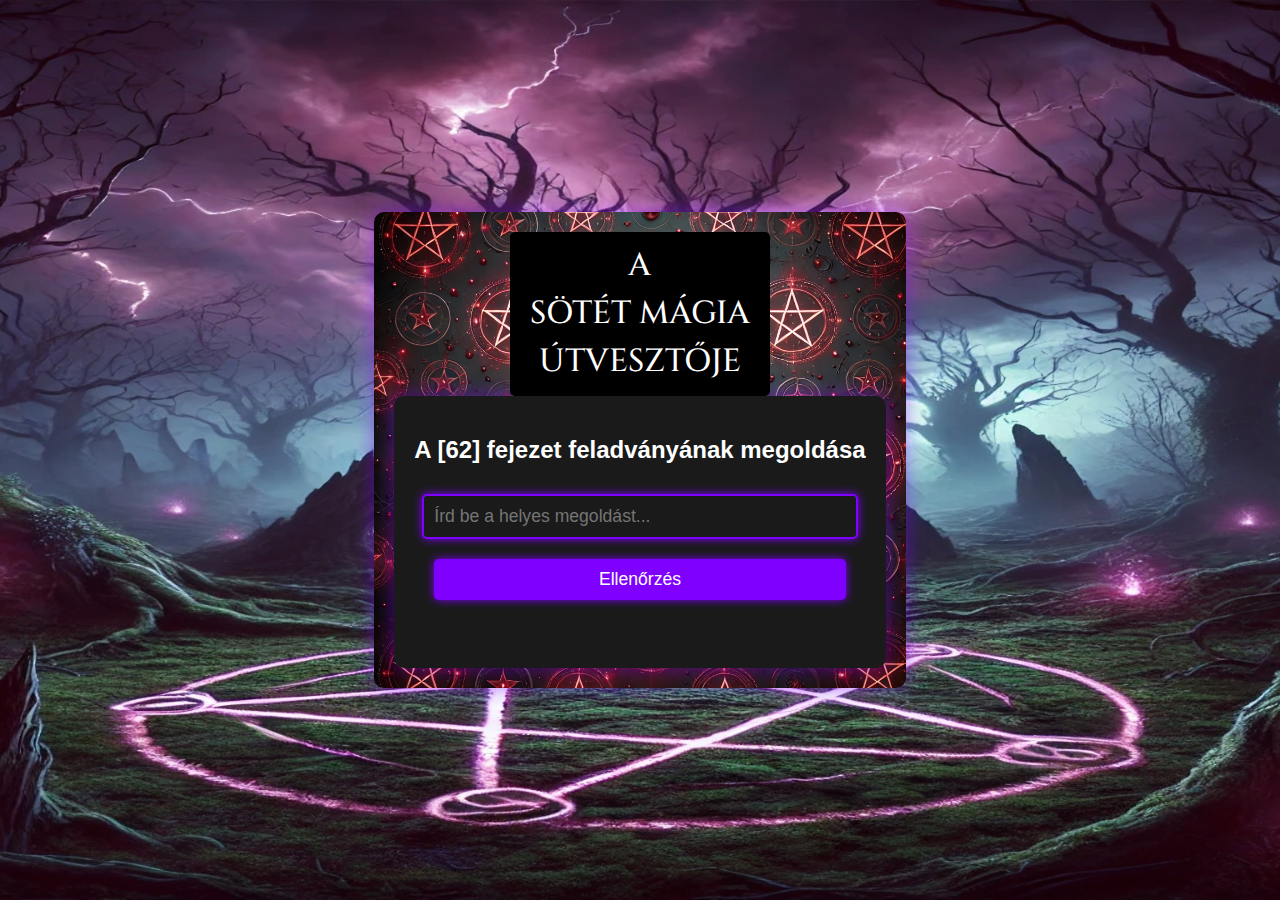
<file: index.html>
<!DOCTYPE html>
<html>
<head>
    <title>Fejezet Validáló</title>
    <meta charset="UTF-8">
    <link rel="stylesheet" href="styles.css">
    <link href="https://fonts.googleapis.com/css2?family=Cinzel:wght@400;700&display=swap" rel="stylesheet">
    <meta name="viewport" content="width=device-width, initial-scale=1.0">

</head>
<body>
    <div class="container">
    <h1>
    A<br>
    SÖTÉT MÁGIA<br>
    ÚTVESZTŐJE
</h1>

    <div class="puzzle-box">
        <h2>A [62] fejezet feladványának megoldása</h2>
        <input type="text" id="code" placeholder="Írd be a helyes megoldást...">
        <button onclick="checkCode()">Ellenőrzés</button>
        <div id="result"></div>
    </div>
</div>

    <script src="script.js"></script>
</body>
</html>
</file>
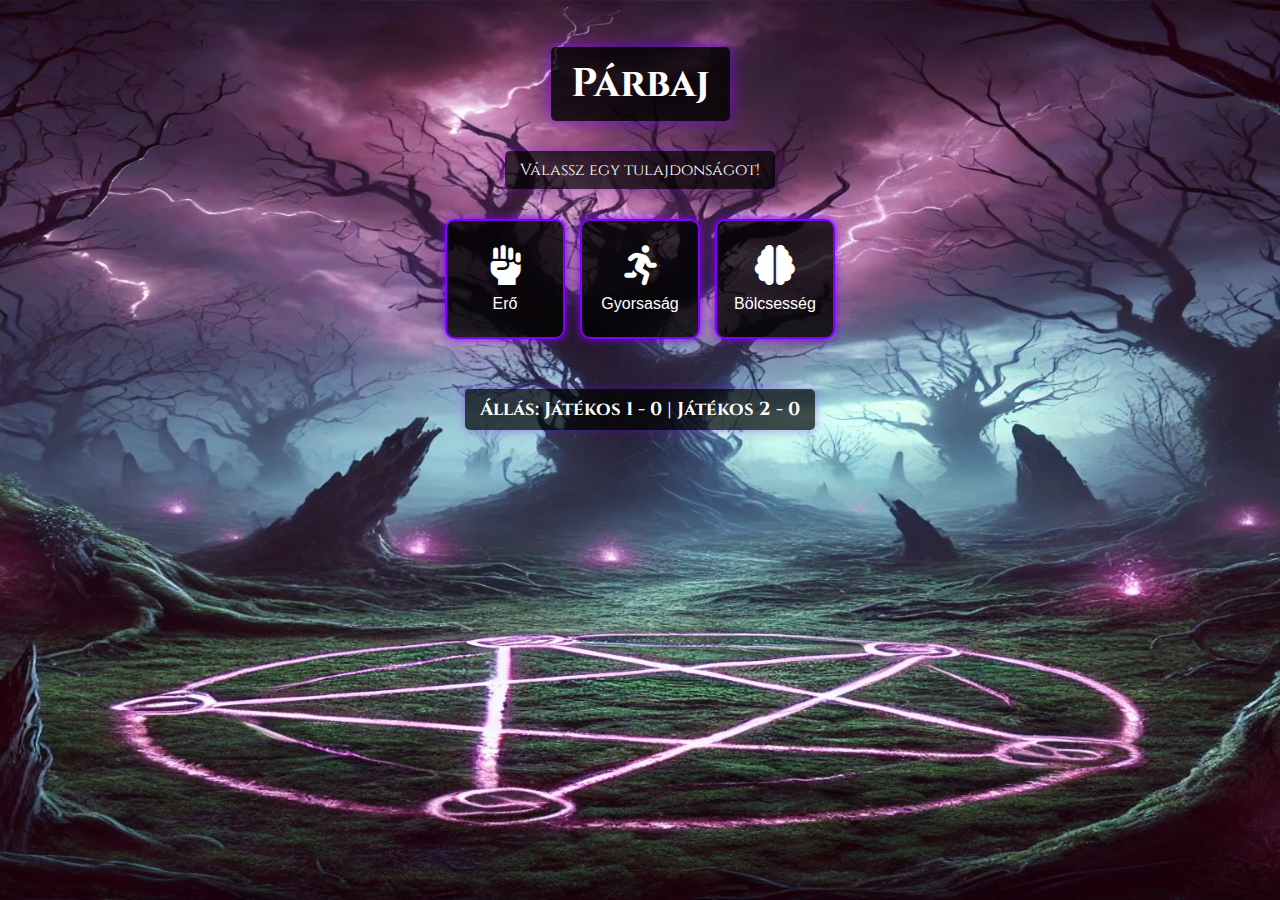
<file: card.html>
<!DOCTYPE html>
<html lang="hu">
<head>
  <meta charset="UTF-8">
  <title>Kártyapárbaj</title>
  <link href="https://fonts.googleapis.com/css2?family=Cinzel:wght@400;700&display=swap" rel="stylesheet">
  <style>
    * { box-sizing: border-box; }
    body {
      font-family: 'Cinzel', serif;
      background-image: url('images/background.jpg.jpg');
      background-size: cover;
      background-position: center;
      background-repeat: no-repeat;
      color: #ffffff;
      margin: 0;
      padding: 20px;
      min-height: 100vh;
      display: flex;
      flex-direction: column;
      align-items: center;
    }
    h1 {
      font-weight: 700;
      font-size: 2.5rem;
      background-color: rgba(0, 0, 0, 0.8);
      padding: 10px 20px;
      border-radius: 5px;
      margin-bottom: 20px;
      box-shadow: 0 0 15px rgba(127, 0, 255, 0.7);
      text-align: center;
    }
    #turnInfo, #result, #score {
      background-color: rgba(0, 0, 0, 0.7);
      padding: 8px 15px;
      border-radius: 5px;
      margin: 10px auto;
      box-shadow: 0 0 10px rgba(127, 0, 255, 0.4);
      text-align: center;
    }
    #choiceButtons {
      display: flex;
      justify-content: center;
      flex-wrap: wrap;
      gap: 15px;
      margin: 20px auto;
    }
    button {
      background-color: #7f00ff;
      color: white;
      border: none;
      border-radius: 5px;
      padding: 10px 20px;
      font-size: 1.1rem;
      cursor: pointer;
      box-shadow: 0 0 10px #7f00ff;
      transition: transform 0.2s, box-shadow 0.3s;
    }
    button:hover {
      transform: scale(1.1);
      box-shadow: 0 0 15px #a94bff;
    }
    .choice-btn {
      background-color: rgba(0, 0, 0, 0.8);
      border: 2px solid #7f00ff;
      color: white;
      border-radius: 10px;
      padding: 15px;
      width: 120px;
      height: 120px;
      font-size: 1rem;
      cursor: pointer;
      box-shadow: 0 0 10px #7f00ff;
      transition: transform 0.2s, box-shadow 0.3s;
      text-align: center;
      display: flex;
      flex-direction: column;
      align-items: center;
      justify-content: center;
    }
    .choice-btn:hover {
      transform: scale(1.1);
      box-shadow: 0 0 20px #a94bff;
    }
    .choice-btn i {
      font-size: 2.5rem;
      margin-bottom: 10px;
    }
    .choice-btn.disabled {
      opacity: 0.5;
      pointer-events: none;
    }
    .choice-icon {
      font-size: 2.5rem;
      margin-bottom: 5px;
    }
    #battlefield {
      margin-top: 20px;
      display: flex;
      justify-content: center;
      gap: 30px;
      flex-wrap: wrap;
    }
    .battle-card {
      background-color: rgba(0, 0, 0, 0.8);
      border: 2px solid #7f00ff;
      padding: 20px;
      width: 150px;
      height: 180px;
      color: #fff;
      box-shadow: 0 0 10px rgba(127, 0, 255, 0.3);
      border-radius: 8px;
      text-align: center;
      display: flex;
      flex-direction: column;
      align-items: center;
      justify-content: center;
    }
    .battle-card h3 {
      margin-top: 0;
      margin-bottom: 15px;
    }
    .battle-card .choice-icon {
      font-size: 3.5rem;
      margin-bottom: 15px;
    }
    .winner {
      color: #7fff7f;
      font-weight: bold;
      text-shadow: 1px 1px 4px black;
    }
    .winning-card {
      border-color: #7fff7f;
      box-shadow: 0 0 20px rgba(127, 255, 127, 0.6);
    }
    #resetContainer {
      margin-top: 20px;
      display: none;
    }
    #result:empty {
      display: none;
    }
    
    /* Reszponzív stílusok */
    @media (max-width: 600px) {
      h1 {
        font-size: 1.8rem;
        padding: 8px 15px;
      }
      .choice-btn {
        width: 100px;
        height: 100px;
      }
      .battle-card {
        width: 130px;
        height: 160px;
      }
    }
  </style>
  <!-- Font Awesome ikonokhoz -->
  <link rel="stylesheet" href="https://cdnjs.cloudflare.com/ajax/libs/font-awesome/6.0.0/css/all.min.css">
</head>
<body>

<h1>Párbaj</h1>

<p id="turnInfo">Válassz egy tulajdonságot!</p>

<div id="choiceButtons">
  <button class="choice-btn" onclick="makeChoice('power')">
    <i class="fas fa-fist-raised choice-icon"></i>
    <span>Erő</span>
  </button>
  <button class="choice-btn" onclick="makeChoice('agility')">
    <i class="fas fa-running choice-icon"></i>
    <span>Gyorsaság</span>
  </button>
  <button class="choice-btn" onclick="makeChoice('wisdom')">
    <i class="fas fa-brain choice-icon"></i>
    <span>Bölcsesség</span>
  </button>
</div>

<div id="battlefield"></div>

<h2 id="result"></h2>
<h3 id="score"></h3>

<div id="resetContainer">
  <button onclick="startGame()">Új játék</button>
</div>

<script>
// Játékok alapállapota
let player1Wins = 0;
let player2Wins = 0;
let roundInProgress = false;

// Játékos szokásainak követése
let playerChoices = {
  power: 0,
  agility: 0,
  wisdom: 0,
  lastChoices: []
};

// Szabályrendszer: mi ver mit
const rules = {
  power: "agility",    // Erő veri a Gyorsaságot 
  agility: "wisdom",   // Gyorsaság veri a Bölcsességet
  wisdom: "power"      // Bölcsesség veri az Erőt
};

// Ikonok a megjelenítéshez
const icons = {
  power: '<i class="fas fa-fist-raised choice-icon"></i>',
  agility: '<i class="fas fa-running choice-icon"></i>',
  wisdom: '<i class="fas fa-brain choice-icon"></i>'
};

// Tulajdonságok magyar neve
function nameHu(choice) {
  return choice === "power" ? "Erő" : choice === "agility" ? "Gyorsaság" : "Bölcsesség";
}

function startGame() {
  // Alapállapot beállítása
  player1Wins = 0;
  player2Wins = 0;
  roundInProgress = false;
  
  // Játékos szokásainak nullázása
  playerChoices = {
    power: 0,
    agility: 0,
    wisdom: 0,
    lastChoices: []
  };

  // UI elemek visszaállítása
  document.getElementById("result").textContent = "";
  document.getElementById("battlefield").innerHTML = "";
  document.getElementById("score").textContent = "Állás: Játékos 1 - 0 | Játékos 2 - 0";
  document.getElementById("turnInfo").textContent = "Válassz egy tulajdonságot!";
  document.getElementById("resetContainer").style.display = "none";
  
  // Választógombok engedélyezése
  enableButtons();
}

function enableButtons() {
  const buttons = document.querySelectorAll(".choice-btn");
  buttons.forEach(btn => {
    btn.classList.remove("disabled");
  });
}

function disableButtons() {
  const buttons = document.querySelectorAll(".choice-btn");
  buttons.forEach(btn => {
    btn.classList.add("disabled");
  });
}

function makeChoice(playerChoice) {
  if (roundInProgress) return;
  roundInProgress = true;
  
  // Játékos választásának rögzítése
  playerChoices[playerChoice]++;
  playerChoices.lastChoices.push(playerChoice);
  // Csak az utolsó 5 választást tároljuk
  if (playerChoices.lastChoices.length > 5) {
    playerChoices.lastChoices.shift();
  }
  
  // Gombok letiltása a kör alatt
  disableButtons();
  
  // Bot választás meghatározása
  const botChoice = getBotChoice();
  
  // Eredmény megjelenítése a csatatéren
  displayBattlefield(playerChoice, botChoice);
  
  // Győztes meghatározása
  determineWinner(playerChoice, botChoice);
}

function getBotChoice() {
  // Bot intelligens stratégiája
  
  // Analizáljuk a játékos választási mintáit
  let predictedPlayerChoice = null;
  
  // Ha van elég előzmény, megpróbáljuk előrejelezni a következő választását
  if (playerChoices.lastChoices.length >= 3) {
    // Megvizsgáljuk, van-e ismétlődő minta
    const lastThree = playerChoices.lastChoices.slice(-3);
    
    // Ha sorban ismétli ugyanazt a tulajdonságot
    if (lastThree[0] === lastThree[1] && lastThree[1] === lastThree[2]) {
      predictedPlayerChoice = lastThree[0];
    }
    
    // Ha váltogatja két tulajdonság között
    else if (lastThree[0] === lastThree[2] && lastThree[0] !== lastThree[1]) {
      predictedPlayerChoice = lastThree[0];
    }
  }
  
  // 15% eséllyel véletlen választunk
  if (Math.random() < 0.15) {
    const choices = ["power", "agility", "wisdom"];
    return choices[Math.floor(Math.random() * 3)];
  }
  
  // Ha sikerült megjósolni a játékos következő választását
  if (predictedPlayerChoice) {
    // Olyan lapot választunk, ami veri a játékos várható választását
    const choices = Object.keys(rules);
    for (let choice of choices) {
      if (rules[choice] === predictedPlayerChoice) {
        return choice;
      }
    }
  }
  
  // 60% eséllyel a játékos leggyakoribb választását próbáljuk legyőzni
  if (Math.random() < 0.6 && playerChoices.power + playerChoices.agility + playerChoices.wisdom > 3) {
    // Játékos leggyakoribb választása
    const playerFavorite = ["power", "agility", "wisdom"].reduce((max, attr) => 
      playerChoices[attr] > playerChoices[max] ? attr : max, "power");
    
    // Olyan lapot választunk, ami legyőzi a játékos kedvencét
    const choices = Object.keys(rules);
    for (let choice of choices) {
      if (rules[choice] === playerFavorite) {
        return choice;
      }
    }
  }
  
  // Véletlen választás
  const choices = ["power", "agility", "wisdom"];
  return choices[Math.floor(Math.random() * 3)];
}

function displayBattlefield(playerChoice, botChoice) {
  document.getElementById("battlefield").innerHTML = `
    <div class="battle-card" id="player-card">
      <h3>Játékos 1</h3>
      ${icons[playerChoice]}
      <p>${nameHu(playerChoice)}</p>
    </div>
    <div class="battle-card" id="bot-card">
      <h3>Játékos 2</h3>
      ${icons[botChoice]}
      <p>${nameHu(botChoice)}</p>
    </div>
  `;
}

function determineWinner(playerChoice, botChoice) {
  let resultText = "";
  
  // Győztes meghatározása
  if (playerChoice === botChoice) {
    // Döntetlen
    resultText = "Döntetlen!";
  } else if (rules[playerChoice] === botChoice) {
    // Játékos nyer
    player1Wins++;
    resultText = "Játékos 1 nyerte a kört!";
    document.getElementById("player-card").classList.add("winning-card");
  } else {
    // Bot nyer
    player2Wins++;
    resultText = "Játékos 2 nyerte a kört!";
    document.getElementById("bot-card").classList.add("winning-card");
  }
  
  document.getElementById("result").textContent = resultText;
  document.getElementById("score").textContent = `Állás: Játékos 1 - ${player1Wins} | Játékos 2 - ${player2Wins}`;
  
  // Játék végének ellenőrzése
  if (player1Wins >= 5 || player2Wins >= 5) {
    document.getElementById("result").innerHTML += `<br><span class="winner">${player1Wins >= 5 ? "Játékos 1" : "Játékos 2"} győzött a játékban!</span>`;
    document.getElementById("resetContainer").style.display = "block";
    return;
  }
  
  // Új kör indítása késleltetéssel
  setTimeout(() => {
    roundInProgress = false;
    enableButtons();
    // Az előző eredmény törlése
    document.getElementById("battlefield").innerHTML = "";
    document.getElementById("result").textContent = "";
    document.getElementById("turnInfo").textContent = "Válassz egy kártyát!";
  }, 3000);
}

// Játék indítása
startGame();
</script>
</body>
</html>
</file>
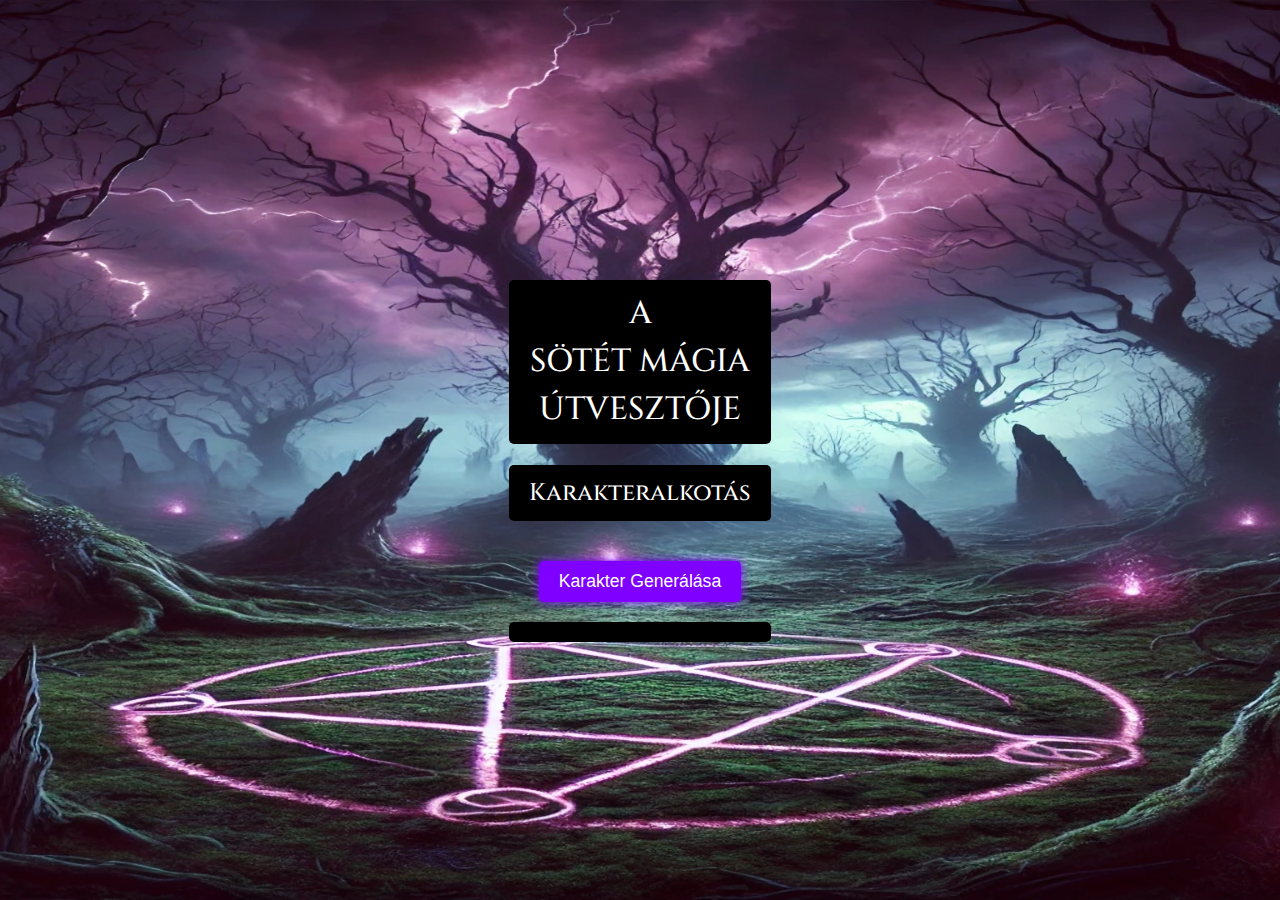
<file: character.html>
<!DOCTYPE html>
<html lang="hu">
<head>
    <title>Karakteralkotás</title>
    <meta charset="UTF-8">
    <link href="https://fonts.googleapis.com/css2?family=Cinzel:wght@400;700&display=swap" rel="stylesheet">
    <meta name="viewport" content="width=device-width, initial-scale=1.0">
    <style>
        body {
            font-family: 'Cinzel', serif;
            background-image: url('images/background.jpg.jpg'); /* Az egyedi háttered */
            background-size: cover;
            background-position: center;
            background-repeat: no-repeat;
            color: #ffffff;
            margin: 0;
            padding: 0;
            display: flex;
            justify-content: center;
            align-items: center;
            min-height: 100vh;
            text-align: center;
        }

        h1, h2 {
            font-family: 'Cinzel', serif;
            font-weight: 500;
            color: white;
            background-color: black;
            display: block;
            padding: 10px 20px;
            border-radius: 5px;
            line-height: 1.5;
            word-wrap: break-word;
        }

        button {
            padding: 10px 20px;
            margin-top: 20px;
            background-color: #7f00ff;
            color: white;
            border: none;
            border-radius: 5px;
            font-size: 1.1rem;
            cursor: pointer;
            box-shadow: 0 0 10px #7f00ff;
        }

        button:hover {
            background-color: #a020f0;
            transform: scale(1.1);
        }

        .results {
            background-color: black;
            color: white;
            padding: 10px 20px;
            border-radius: 5px;
            margin-top: 20px;
            font-size: 2.2rem;
            text-align: center; /* Szöveg középre igazítása */
        }

        .result-item {
            display: flex;
            justify-content: center; /* Horizontálisan középre igazítás */
            align-items: center; /* Vertikálisan középre igazítás */
            gap: 10px; /* Ikon és szöveg közötti távolság */
            margin-top: 10px;
        }

        .result-item img {
            width: 45px;
            height: 45px;
        }
    </style>
</head>
<body>
    <div>
        <h1>
            A<br>
            SÖTÉT MÁGIA<br>
            ÚTVESZTŐJE
        </h1>

        <h2>Karakteralkotás</h2>
        <button onclick="generateCharacter()">Karakter Generálása</button>
        
        <div id="character-results" class="results"></div>
    </div>

    <script>
        function generateCharacter() {
            // Sötét tudás generálása: 1D6 + 6
            const darkKnowledge = Math.floor(Math.random() * 6) + 1 + 6;

            // Árnyék erő: Sötét tudás kétszerese
            const shadowPower = darkKnowledge * 2;

            // Életpont: 15 + Sötét tudás
            const healthPoints = 15 + darkKnowledge;

            // Eredmények megjelenítése ikonokkal
            const resultsDiv = document.getElementById('character-results');
            resultsDiv.innerHTML = `
                <div class="result-item">
                    <img src="images/dark_knowledge.png" alt="Sötét Tudás">
                    <span>: ${darkKnowledge}</span>
                </div>
                <div class="result-item">
                    <img src="images/shadow_power.png" alt="Árnyék Erő">
                    <span>: ${shadowPower}</span>
                </div>
                <div class="result-item">
                    <img src="images/health_points.png" alt="Életpont">
                    <span>: ${healthPoints}</span>
                </div>
            `;
        }
    </script>
</body>
</html>
</file>
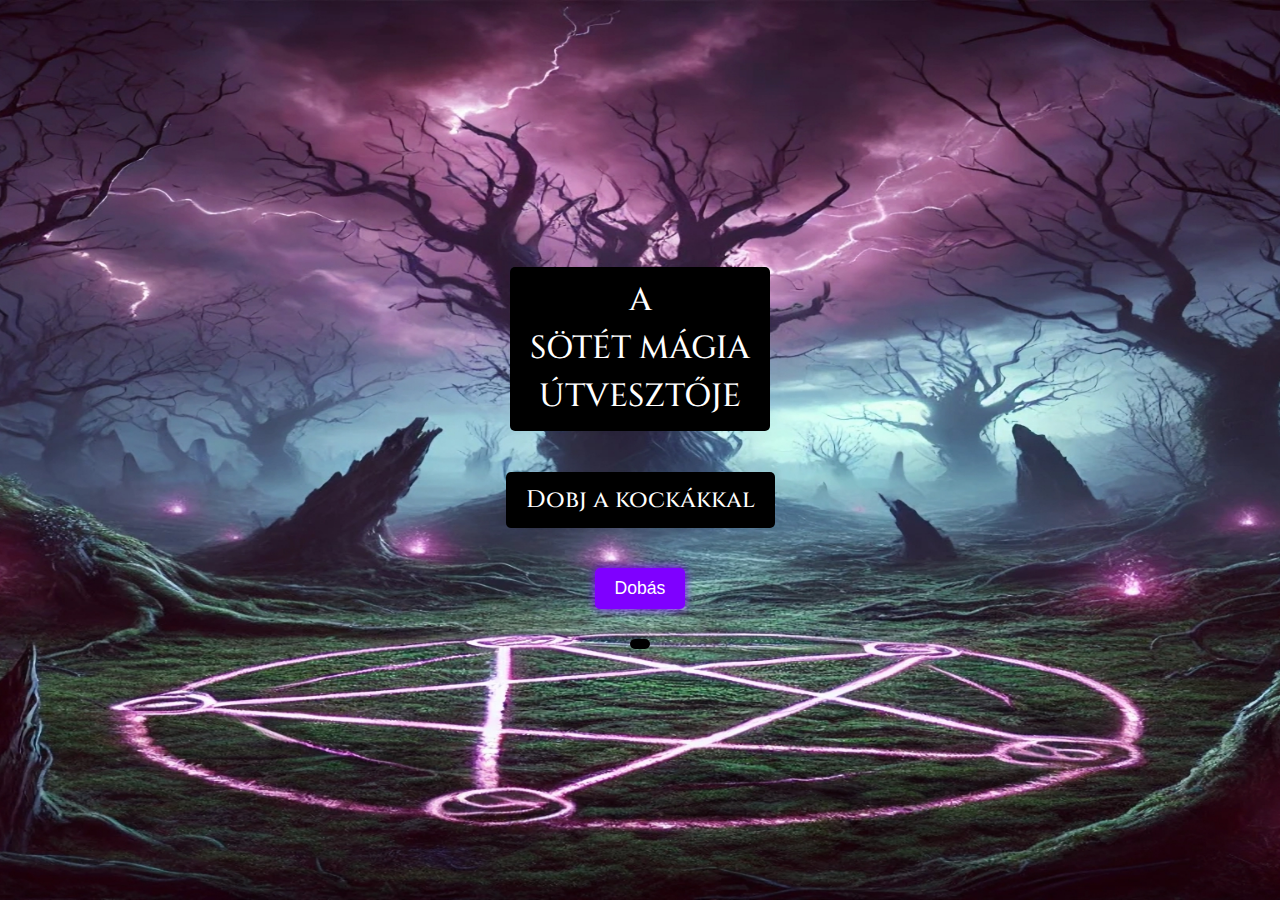
<file: dice.html>
<!DOCTYPE html>
<html lang="hu">
<head>
    <title>3D6 Kockadobás</title>
    <meta charset="UTF-8">
    <link href="https://fonts.googleapis.com/css2?family=Cinzel:wght@400;700&display=swap" rel="stylesheet">
    <meta name="viewport" content="width=device-width, initial-scale=1.0">
    <style>
        body {
            font-family: 'Cinzel', serif;
            background-image: url('images/background.jpg.jpg'); /* Az egyedi háttered */
            background-size: cover;
            background-position: center;
            background-repeat: no-repeat;
            color: #ffffff;
            margin: 0;
            padding: 0;
            display: flex;
            justify-content: center;
            align-items: center;
            min-height: 100vh;
            text-align: center;
        }

        h1 {
            font-family: 'Cinzel', serif;
            font-weight: 500;
            color: white;
            background-color: black;
            display: inline-block;
            padding: 10px 20px;
            border-radius: 5px;
            line-height: 1.5;
            word-wrap: break-word;
        }

        h2 {
            font-family: 'Cinzel', serif;
            font-weight: 500;
            color: white;
            background-color: black;
            display: block;
            padding: 10px 20px;
            border-radius: 5px;
            line-height: 1.5;
            word-wrap: break-word;
        }
        
        button {
            padding: 10px 20px;
            margin-top: 20px;
            background-color: #7f00ff;
            color: white;
            border: none;
            border-radius: 5px;
            font-size: 1.1rem;
            cursor: pointer;
            box-shadow: 0 0 10px #7f00ff;
        }

        button:hover {
            background-color: #a020f0;
            transform: scale(1.1);
        }

        .dice-results {
            display: flex;
            justify-content: center;
            gap: 10px;
            margin-top: 20px;
        }

        .dice-results img {
            width: 80px;
            height: 80px;
        }

        .success-message {
            background-color: black;
            color: white;
            display: inline-block;
            padding: 5px 10px;
            border-radius: 5px;
            margin-top: 10px;
            font-size: 1.2rem;
        }
    </style>
</head>
<body>
    <div>
        <h1>
            A<br>
            SÖTÉT MÁGIA<br>
            ÚTVESZTŐJE
        </h1>

        <!-- Dobókockás funkció -->
        <h2>Dobj a kockákkal</h2>
        <button onclick="rollDice()">Dobás</button>
        <div class="dice-results" id="dice-images"></div>
        <div id="success-results" class="success-message"></div>
    </div>

    <script>
        function rollDice() {
            const diceImages = {
                1: 'images/d1.png',
                2: 'images/d2.png',
                3: 'images/d3.png',
                4: 'images/d4.png',
                5: 'images/d5.png',
                6: 'images/d6.png'
            };

            const diceContainer = document.getElementById('dice-images');
            const successResults = document.getElementById('success-results');
            diceContainer.innerHTML = ''; // Előző képek törlése

            let successes = 0;

            // Három D6 dobás
            for (let i = 0; i < 3; i++) {
                const roll = Math.floor(Math.random() * 6) + 1;
                const img = document.createElement('img');
                img.src = diceImages[roll];
                img.alt = `Kocka: ${roll}`;
                diceContainer.appendChild(img);

                // Sikeres dobás számolása
                if (roll >= 4) {
                    successes++;
                }
            }

            // Sikeres dobások szöveges megjelenítése
            let successText = '';
            switch (successes) {
                case 0:
                    successText = 'Nincs Siker';
                    break;
                case 1:
                    successText = 'Egy Siker';
                    break;
                case 2:
                    successText = 'Két Siker';
                    break;
                case 3:
                    successText = 'Három Siker';
                    break;
            }

            successResults.textContent = successText;
        }
    </script>
</body>
</html>
</file>
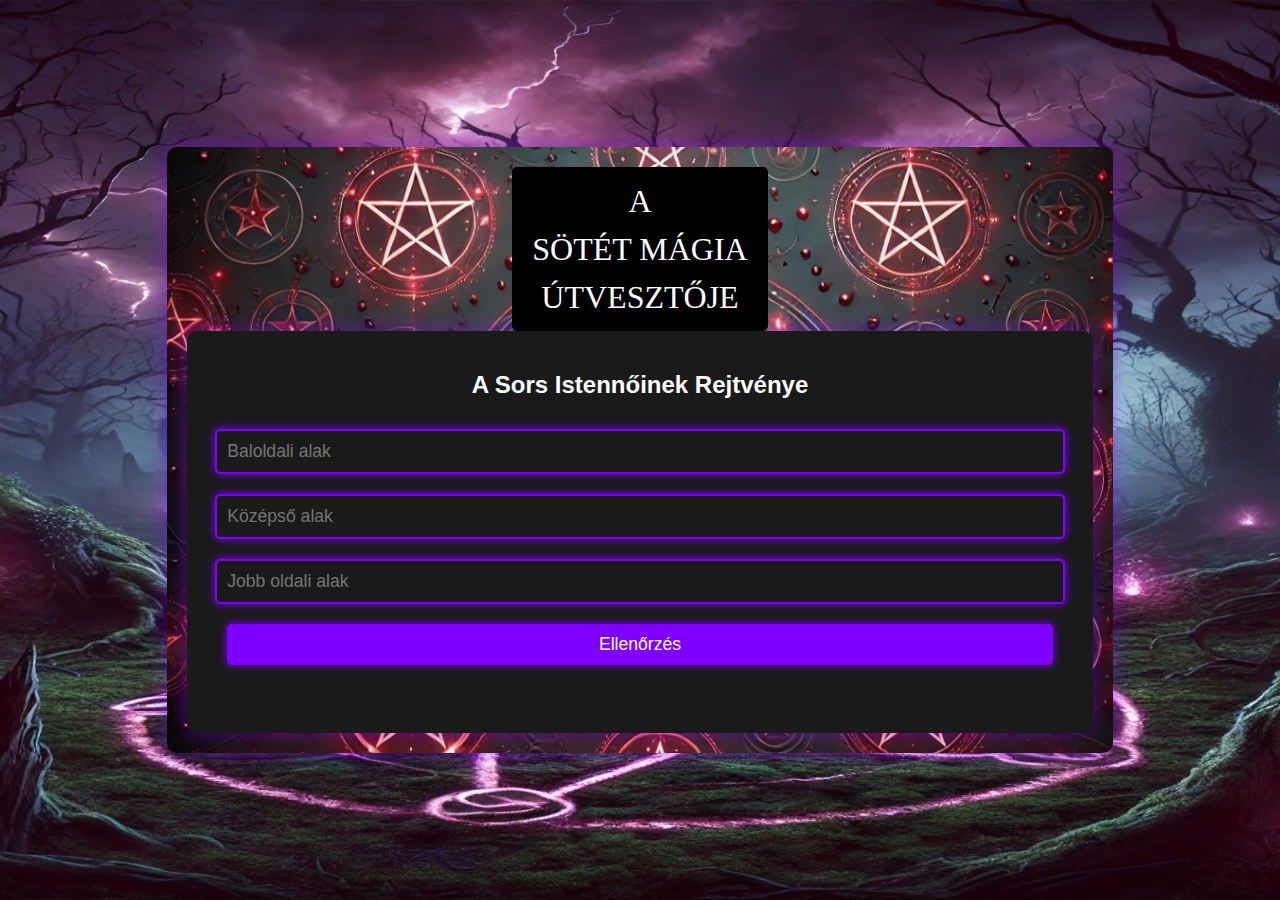
<file: FELAD.html>
<!DOCTYPE html>
<html>
<head>
    <title>Sors Istennői Rejtvény</title>
    <meta charset="UTF-8">
    <link rel="stylesheet" href="styles.css">
    <meta name="viewport" content="width=device-width, initial-scale=1.0">
</head>
<body>
    <div class="container">
        <h1>
            A<br>
            SÖTÉT MÁGIA<br>
            ÚTVESZTŐJE
        </h1>

        <div class="puzzle-box">
            <h2>A Sors Istennőinek Rejtvénye</h2>

            <input type="text" id="left" placeholder="Baloldali alak">
            <input type="text" id="center" placeholder="Középső alak">
            <input type="text" id="right" placeholder="Jobb oldali alak">

            <button onclick="checkSolution()">Ellenőrzés</button>

            <div id="result"></div>
        </div>
    </div>

    <script>
        function checkSolution() {
            const left = document.getElementById('left').value.trim().toLowerCase();
            const center = document.getElementById('center').value.trim().toLowerCase();
            const right = document.getElementById('right').value.trim().toLowerCase();

            const result = document.getElementById('result');

            if (left === 'múlt' && center === 'jövő' && right === 'jelen') {
                result.innerHTML = '<span style="color: #4CAF50;">Helyes válasz! Lapozz a [következő] fejezethez.</span>';
            } else {
                result.innerHTML = '<span style="color: #f44336;">Helytelen válasz. Próbáld újra!</span>';
            }
        }
    </script>
</body>
</html>
</file>
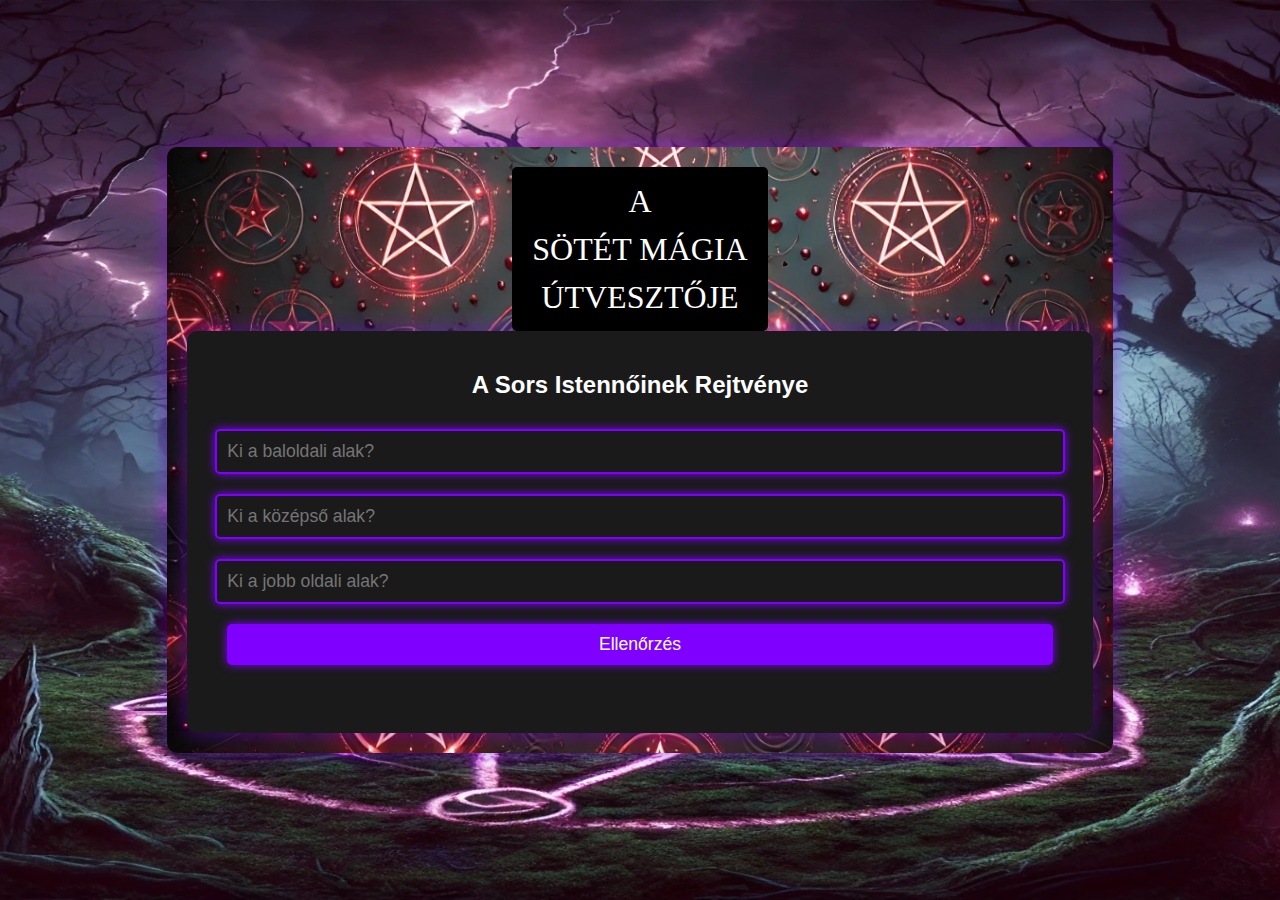
<file: Goddess.html>
<!DOCTYPE html>
<html>
<head>
    <title>Sors Istennői Rejtvény</title>
    <meta charset="UTF-8">
    <link rel="stylesheet" href="styles.css">
    <meta name="viewport" content="width=device-width, initial-scale=1.0">
</head>
<body>
    <div class="container">
        <h1>
            A<br>
            SÖTÉT MÁGIA<br>
            ÚTVESZTŐJE
        </h1>

        <div class="puzzle-box">
            <h2>A Sors Istennőinek Rejtvénye</h2>

            <input type="text" id="left" placeholder="Ki a baloldali alak?">
            <input type="text" id="center" placeholder="Ki a középső alak?">
            <input type="text" id="right" placeholder="Ki a jobb oldali alak?">

            <button onclick="checkSolution()">Ellenőrzés</button>

            <div id="result"></div>
        </div>
    </div>

    <script>
        function checkSolution() {
            const left = document.getElementById('left').value.trim().toLowerCase();
            const center = document.getElementById('center').value.trim().toLowerCase();
            const right = document.getElementById('right').value.trim().toLowerCase();

            const result = document.getElementById('result');

            if (left === 'múlt' && center === 'jövő' && right === 'jelen') {
                result.innerHTML = '<span style="color: #4CAF50;">Helyes válasz! Lapozz a [következő] fejezethez.</span>';
            } else {
                result.innerHTML = '<span style="color: #f44336;">Helytelen válasz. Próbáld újra!</span>';
            }
        }
    </script>
</body>
</html>
</file>
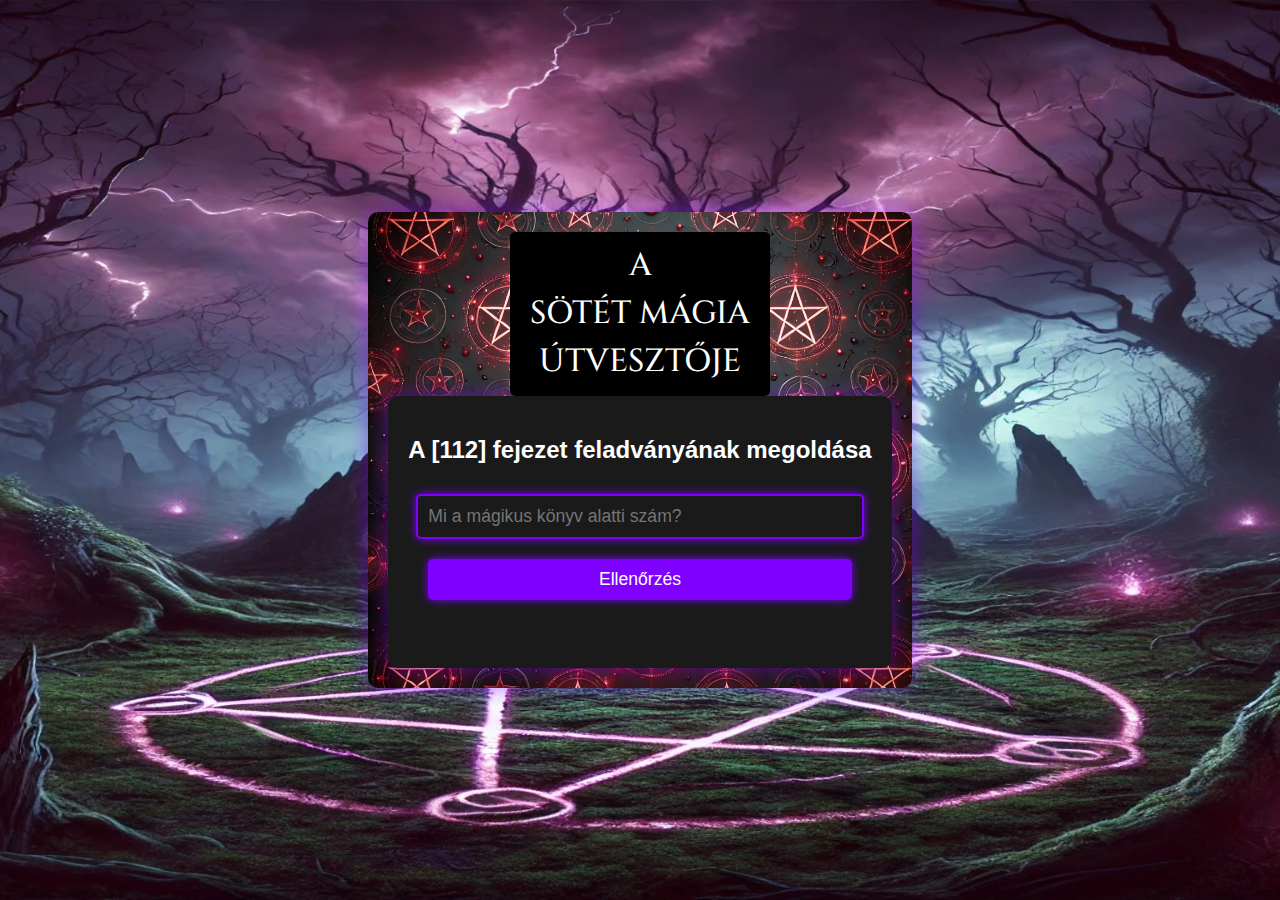
<file: index2.html>
<!DOCTYPE html>
<html>
<head>
    <title>Fejezet Validáló</title>
    <meta charset="UTF-8">
    <link rel="stylesheet" href="styles.css">
    <link href="https://fonts.googleapis.com/css2?family=Cinzel:wght@400;700&display=swap" rel="stylesheet">
    <meta name="viewport" content="width=device-width, initial-scale=1.0">

</head>
<body>
    <div class="container">
    <h1>
    A<br>
    SÖTÉT MÁGIA<br>
    ÚTVESZTŐJE
</h1>

    <div class="puzzle-box">
        <h2>A [112] fejezet feladványának megoldása</h2>
        <input type="text" id="code" placeholder="Mi a mágikus könyv alatti szám?">
        <button onclick="checkCode()">Ellenőrzés</button>
        <div id="result"></div>
    </div>
</div>

    <script src="script2.js"></script>
</body>
</html>
</file>
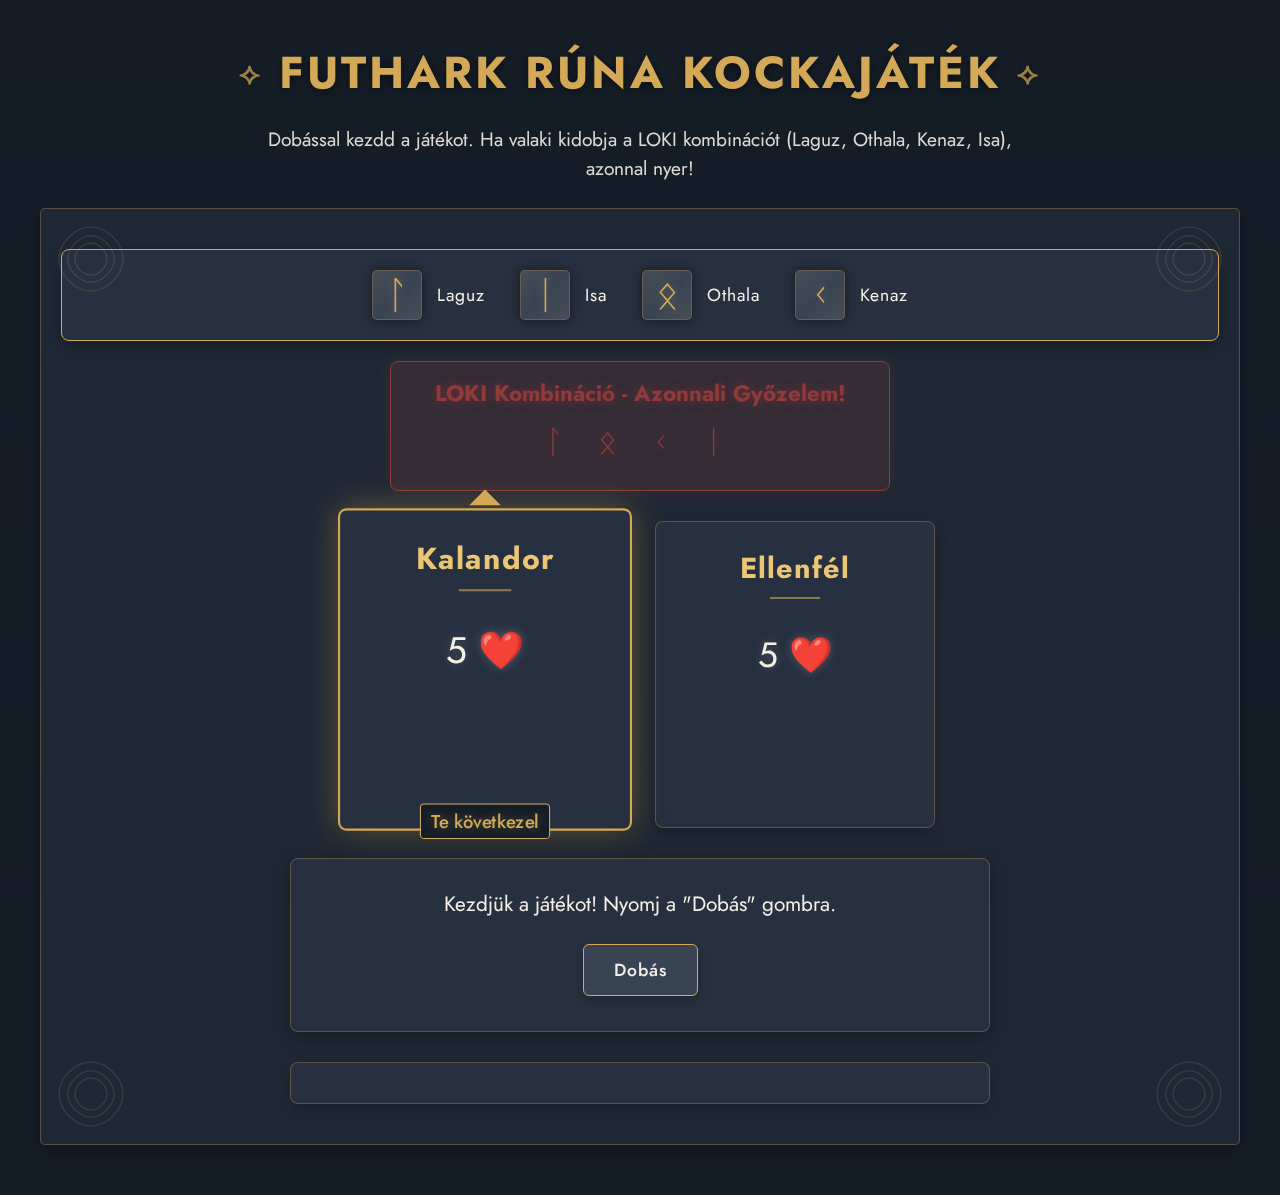
<file: liar.html>
<!DOCTYPE html>
<html lang="hu">
<head>
  <meta charset="UTF-8">
  <title>Futhark Rúna Kockajáték</title>
  <link href="https://fonts.googleapis.com/css2?family=Jost:wght@400;500;700&family=Norse&display=swap" rel="stylesheet">
  <style>
    :root {
      --nordic-dark: #151d27;
      --nordic-medium: #273040;
      --nordic-light: #384354;
      --nordic-text: #f5f0e6;
      --accent-gold: #d3a958;
      --accent-gold-light: #ebc675;
      --accent-red: #913a3a;
      --accent-red-glow: rgba(145, 58, 58, 0.6);
      --accent-gold-glow: rgba(211, 169, 88, 0.4);
    }
    
    * {
      margin: 0;
      padding: 0;
      box-sizing: border-box;
    }
    
    body {
      font-family: 'Jost', sans-serif;
      background-color: var(--nordic-dark);
      background-image: url('https://images.unsplash.com/photo-1518709268805-4e9042af9f23?crop=entropy&cs=tinysrgb&fit=max&fm=jpg&ixid=MnwxfDB8MXxyYW5kb218MHx8bm9yZGljLHdpbnRlcnx8fHx8fDE3MTIyMjY5MjI&ixlib=rb-4.0.3&q=80&w=1080');
      background-size: cover;
      background-position: center;
      background-attachment: fixed;
      color: var(--nordic-text);
      min-height: 100vh;
      padding: 20px;
      text-align: center;
      position: relative;
    }
    
    body::before {
      content: '';
      position: fixed;
      top: 0;
      left: 0;
      width: 100%;
      height: 100%;
      background: linear-gradient(to bottom, rgba(21, 29, 39, 0.85), rgba(21, 29, 39, 0.95));
      z-index: -1;
    }
    
    .container {
      max-width: 1200px;
      margin: 0 auto;
      position: relative;
    }
    
    /* Nordic decorative elements */
    .nordic-border {
      position: relative;
      border: 1px solid rgba(211, 169, 88, 0.3);
      border-radius: 5px;
      padding: 20px;
      margin-bottom: 30px;
      box-shadow: 0 5px 15px rgba(0, 0, 0, 0.3);
      background-color: rgba(39, 48, 64, 0.6);
      overflow: hidden;
    }
    
    .nordic-border::before,
    .nordic-border::after {
      content: '';
      position: absolute;
      width: 100px;
      height: 100px;
      opacity: 0.2;
    }
    
    .norse-knot {
      position: absolute;
      width: 80px;
      height: 80px;
      opacity: 0.15;
      background-image: url("data:image/svg+xml,%3Csvg width='100' height='100' viewBox='0 0 100 100' xmlns='http://www.w3.org/2000/svg'%3E%3Cpath d='M10,50 C10,30 30,10 50,10 C70,10 90,30 90,50 C90,70 70,90 50,90 C30,90 10,70 10,50 Z M30,50 C30,40 40,30 50,30 C60,30 70,40 70,50 C70,60 60,70 50,70 C40,70 30,60 30,50 Z M21,50 C21,36 36,21 50,21 C64,21 79,36 79,50 C79,64 64,79 50,79 C36,79 21,64 21,50 Z' stroke='%23d3a958' stroke-width='2' fill='none'/%3E%3C/svg%3E");
      background-size: contain;
      background-repeat: no-repeat;
    }
    
    .norse-knot-tl {
      top: 10px;
      left: 10px;
    }
    
    .norse-knot-tr {
      top: 10px;
      right: 10px;
      transform: rotate(90deg);
    }
    
    .norse-knot-bl {
      bottom: 10px;
      left: 10px;
      transform: rotate(270deg);
    }
    
    .norse-knot-br {
      bottom: 10px;
      right: 10px;
      transform: rotate(180deg);
    }
    
    /* Header styling */
    h1 {
      font-size: 2.8rem;
      color: var(--accent-gold);
      text-transform: uppercase;
      letter-spacing: 3px;
      margin: 20px 0;
      text-shadow: 0 2px 10px rgba(0, 0, 0, 0.5);
      position: relative;
      display: inline-block;
    }
    
    h1::before, h1::after {
      content: "⟡";
      position: absolute;
      top: 50%;
      transform: translateY(-50%);
      color: var(--accent-gold);
      font-size: 2rem;
      opacity: 0.7;
    }
    
    h1::before {
      left: -40px;
    }
    
    h1::after {
      right: -40px;
    }
    
    .intro-text {
      font-size: 1.2rem;
      max-width: 800px;
      margin: 0 auto 25px;
      line-height: 1.5;
      color: var(--nordic-text);
      opacity: 0.9;
    }
    
    /* Rune legend */
    .rune-legend {
      display: flex;
      justify-content: center;
      flex-wrap: wrap;
      gap: 15px;
      margin: 20px 0;
      padding: 15px;
      background-color: var(--nordic-medium);
      border-radius: 8px;
      border: 1px solid var(--accent-gold);
      box-shadow: 0 4px 15px rgba(0, 0, 0, 0.3);
    }
    
    .rune-item {
      display: flex;
      align-items: center;
      margin: 5px 10px;
    }
    
    .rune-symbol {
      font-size: 2.4rem;
      margin-right: 15px;
      width: 50px;
      height: 50px;
      display: flex;
      align-items: center;
      justify-content: center;
      background-color: var(--nordic-light);
      border-radius: 5px;
      box-shadow: 0 0 10px rgba(0, 0, 0, 0.5);
      color: var(--accent-gold);
      text-shadow: 0 0 10px var(--accent-gold-glow);
      position: relative;
      border: 1px solid rgba(211, 169, 88, 0.3);
      overflow: hidden;
    }
    
    .rune-symbol::after {
      content: '';
      position: absolute;
      top: 0;
      left: 0;
      width: 100%;
      height: 100%;
      background: linear-gradient(135deg, rgba(211, 169, 88, 0.1) 0%, transparent 50%, rgba(211, 169, 88, 0.1) 100%);
    }
    
    .rune-name {
      font-size: 1.1rem;
      text-align: left;
      color: var(--nordic-text);
      letter-spacing: 1px;
    }
    
    /* Loki bonus */
    .loki-bonus {
      background-color: rgba(145, 58, 58, 0.2);
      padding: 15px;
      border-radius: 8px;
      margin: 20px auto 30px;
      max-width: 500px;
      position: relative;
      border: 1px solid var(--accent-red);
      box-shadow: 0 0 20px rgba(145, 58, 58, 0.2);
    }
    
    .loki-bonus h3 {
      margin: 0 0 10px;
      color: var(--accent-red);
      font-size: 1.4rem;
      text-shadow: 0 0 10px var(--accent-red-glow);
    }
    
    .loki-text {
      font-size: 2rem;
      letter-spacing: 12px;
      margin: 10px 0;
      color: var(--accent-red);
      text-shadow: 0 0 15px var(--accent-red-glow);
    }
    
    /* Game Area */
    #gameArea {
      display: flex;
      justify-content: center;
      flex-wrap: wrap;
      gap: 30px;
      margin: 20px 0;
    }
    
    .player-section {
      background-color: var(--nordic-medium);
      padding: 25px;
      border-radius: 8px;
      min-width: 280px;
      border: 1px solid rgba(211, 169, 88, 0.3);
      transition: all 0.4s ease;
      position: relative;
      box-shadow: 0 5px 15px rgba(0, 0, 0, 0.2);
    }
    
    .active-player {
      border: 2px solid var(--accent-gold);
      box-shadow: 0 0 30px var(--accent-gold-glow), 0 5px 20px rgba(0, 0, 0, 0.3);
      transform: translateY(-5px) scale(1.05);
      z-index: 2;
    }
    
    .active-player::before {
      content: "";
      position: absolute;
      top: -20px;
      left: 50%;
      transform: translateX(-50%);
      width: 0;
      height: 0;
      border-left: 15px solid transparent;
      border-right: 15px solid transparent;
      border-bottom: 15px solid var(--accent-gold);
      animation: bounce 2s infinite;
    }
    
    @keyframes bounce {
      0%, 100% { transform: translateX(-50%) translateY(0); }
      50% { transform: translateX(-50%) translateY(-10px); }
    }
    
    .active-player::after {
      content: attr(data-active);
      position: absolute;
      bottom: -10px;
      left: 50%;
      transform: translateX(-50%);
      font-size: 1.1rem;
      font-weight: 500;
      color: var(--accent-gold);
      text-shadow: 0 0 10px var(--accent-gold-glow);
      animation: pulse 1.5s infinite;
      white-space: nowrap;
      padding: 3px 10px;
      background-color: var(--nordic-dark);
      border-radius: 4px;
      border: 1px solid var(--accent-gold);
    }
    
    @keyframes pulse {
      0%, 100% { opacity: 0.8; }
      50% { opacity: 1; }
    }
    
    h2 {
      margin-top: 0;
      margin-bottom: 15px;
      font-size: 1.8rem;
      color: var(--accent-gold-light);
      letter-spacing: 1px;
      position: relative;
      display: inline-block;
      padding-bottom: 10px;
    }
    
    h2::after {
      content: '';
      position: absolute;
      bottom: 0;
      left: 50%;
      transform: translateX(-50%);
      width: 50px;
      height: 2px;
      background-color: var(--accent-gold);
      opacity: 0.6;
    }
    
    .health {
      font-size: 2.2rem;
      margin: 15px 0;
      text-shadow: 0 0 10px rgba(255, 255, 255, 0.2);
    }
    
    .dice-container {
      display: flex;
      justify-content: center;
      gap: 12px;
      margin: 20px 0;
      min-height: 80px;
    }
    
    .dice {
      width: 60px;
      height: 60px;
      background-color: var(--nordic-light);
      border: 1px solid rgba(211, 169, 88, 0.5);
      border-radius: 5px;
      box-shadow: 0 5px 15px rgba(0, 0, 0, 0.2);
      display: flex;
      align-items: center;
      justify-content: center;
      font-size: 2.2rem;
      transition: transform 0.3s ease, box-shadow 0.3s ease;
      position: relative;
      color: var(--accent-gold);
      text-shadow: 0 0 5px var(--accent-gold-glow);
      overflow: hidden;
    }
    
    .dice::after {
      content: '';
      position: absolute;
      top: 0;
      left: -100%;
      width: 100%;
      height: 100%;
      background: linear-gradient(90deg, transparent, rgba(211, 169, 88, 0.2), transparent);
      transition: 0.5s;
    }
    
    .dice:hover::after {
      left: 100%;
    }
    
    .dice-roll {
      animation: shakeDice 0.8s ease-out;
    }
    
    .dice.hidden {
      background-color: var(--nordic-dark);
      color: var(--nordic-light);
      text-shadow: none;
      border-color: rgba(211, 169, 88, 0.2);
    }
    
    @keyframes shakeDice {
      0% { transform: translate(0, 0) rotate(0deg); }
      15% { transform: translate(-10px, -5px) rotate(-15deg); }
      30% { transform: translate(10px, 5px) rotate(15deg); }
      45% { transform: translate(-10px, -5px) rotate(-10deg); }
      60% { transform: translate(10px, 5px) rotate(10deg); }
      75% { transform: translate(-5px, -2px) rotate(-5deg); }
      90% { transform: translate(5px, 2px) rotate(5deg); }
      100% { transform: translate(0, 0) rotate(0deg); }
    }
    
    /* Controls Section */
    .controls-section {
      background-color: var(--nordic-medium);
      padding: 25px;
      border-radius: 8px;
      margin: 30px auto;
      max-width: 700px;
      display: flex;
      flex-direction: column;
      align-items: center;
      box-shadow: 0 5px 20px rgba(0, 0, 0, 0.3);
      border: 1px solid rgba(211, 169, 88, 0.3);
      position: relative;
    }
    
    .current-claim {
      padding: 12px 20px;
      margin: 15px 0;
      background-color: var(--nordic-light);
      border-radius: 6px;
      display: inline-block;
      border: 1px solid rgba(211, 169, 88, 0.3);
      font-size: 1.1rem;
    }
    
    .game-status {
      font-size: 1.3rem;
      margin: 5px 0 15px;
      color: var(--nordic-text);
      max-width: 600px;
    }
    
    .claim-controls, .response-controls {
      margin: 15px 0;
      display: none;
      width: 100%;
      max-width: 500px;
    }
    
    .claim-form {
      display: flex;
      align-items: center;
      flex-wrap: wrap;
      justify-content: center;
      gap: 15px;
      margin-bottom: 15px;
    }
    
    label {
      font-size: 1.1rem;
      margin-right: 5px;
      color: var(--nordic-text);
    }
    
    select, input {
      background-color: var(--nordic-light);
      color: var(--nordic-text);
      border: 1px solid rgba(211, 169, 88, 0.3);
      padding: 10px 15px;
      border-radius: 5px;
      font-family: 'Jost', sans-serif;
      font-size: 1rem;
      min-width: 100px;
      transition: all 0.3s ease;
    }
    
    select:focus, input:focus {
      outline: none;
      border-color: var(--accent-gold);
      box-shadow: 0 0 10px var(--accent-gold-glow);
    }
    
    button {
      font-family: 'Jost', sans-serif;
      font-size: 1.1rem;
      font-weight: 500;
      padding: 12px 30px;
      margin: 10px;
      border-radius: 6px;
      border: 1px solid var(--accent-gold);
      cursor: pointer;
      background-color: var(--nordic-light);
      color: var(--nordic-text);
      box-shadow: 0 4px 10px rgba(0, 0, 0, 0.2);
      transition: all 0.3s;
      letter-spacing: 1px;
      position: relative;
      overflow: hidden;
    }
    
    button::after {
      content: '';
      position: absolute;
      top: 0;
      left: -100%;
      width: 100%;
      height: 100%;
      background: linear-gradient(
        90deg,
        transparent,
        rgba(211, 169, 88, 0.2),
        transparent
      );
      transition: 0.5s;
    }
    
    button:hover {
      background-color: var(--nordic-medium);
      transform: translateY(-3px);
      box-shadow: 0 6px 15px rgba(0, 0, 0, 0.3), 0 0 10px var(--accent-gold-glow);
    }
    
    button:hover::after {
      left: 100%;
    }
    
    button:active {
      transform: translateY(-1px);
      box-shadow: 0 3px 8px rgba(0, 0, 0, 0.3);
    }
    
    button:disabled {
      opacity: 0.5;
      cursor: not-allowed;
      transform: none;
      box-shadow: none;
    }
    
    #result {
      font-size: 1.3rem;
      background-color: var(--nordic-medium);
      padding: 20px;
      border-radius: 8px;
      margin: 20px auto;
      max-width: 700px;
      letter-spacing: 0.5px;
      line-height: 1.5;
      border: 1px solid rgba(211, 169, 88, 0.3);
      box-shadow: 0 5px 15px rgba(0, 0, 0, 0.2);
    }
    
    #resetContainer {
      display: none;
      margin: 30px auto;
    }
    
    .winner {
      color: var(--accent-gold);
      font-weight: bold;
      text-shadow: 0 0 10px var(--accent-gold-glow);
    }
    
    .loser {
      color: var(--accent-red);
      font-weight: bold;
      text-shadow: 0 0 10px var(--accent-red-glow);
    }
    
    /* Responsive */
    @media (max-width: 768px) {
      body {
        padding: 10px;
      }
      
      h1 {
        font-size: 2rem;
      }
      
      h1::before, h1::after {
        display: none;
      }
      
      .rune-symbol {
        width: 40px;
        height: 40px;
        font-size: 1.8rem;
      }
      
      .loki-text {
        font-size: 1.6rem;
        letter-spacing: 8px;
      }
      
      .dice {
        width: 50px;
        height: 50px;
        font-size: 1.8rem;
      }
      
      .player-section {
        padding: 15px;
      }
      
      .active-player::after {
        font-size: 0.9rem;
      }
      
      .health {
        font-size: 1.8rem;
      }
      
      .claim-form {
        flex-direction: column;
        align-items: stretch;
      }
      
      button {
        padding: 10px 20px;
      }
      
      .current-claim {
        font-size: 1rem;
      }
    }
  </style>
</head>
<body>
  <div class="container">
    <h1>Futhark Rúna Kockajáték</h1>
    
    <p class="intro-text">
      Dobással kezdd a játékot. Ha valaki kidobja a LOKI kombinációt (Laguz, Othala, Kenaz, Isa), azonnal nyer!
    </p>
    
    <div class="nordic-border">
      <div class="norse-knot norse-knot-tl"></div>
      <div class="norse-knot norse-knot-tr"></div>
      <div class="norse-knot norse-knot-bl"></div>
      <div class="norse-knot norse-knot-br"></div>
      
      <div class="rune-legend">
        <div class="rune-item">
          <div class="rune-symbol">ᛚ</div>
          <div class="rune-name">Laguz</div>
        </div>
        <div class="rune-item">
          <div class="rune-symbol">ᛁ</div>
          <div class="rune-name">Isa</div>
        </div>
        <div class="rune-item">
          <div class="rune-symbol">ᛟ</div>
          <div class="rune-name">Othala</div>
        </div>
        <div class="rune-item">
          <div class="rune-symbol">ᚲ</div>
          <div class="rune-name">Kenaz</div>
        </div>
      </div>
      
      <div class="loki-bonus">
        <h3>LOKI Kombináció - Azonnali Győzelem!</h3>
        <div class="loki-text">ᛚ ᛟ ᚲ ᛁ</div>
      </div>
      
      <div id="gameArea">
        <div id="playerSection" class="player-section" data-active="Te következel">
          <h2>Kalandor</h2>
          <div class="health" id="playerHealth">5 ❤️</div>
          <div class="dice-container" id="playerDice">
            <!-- Játékos kockái ide kerülnek -->
          </div>
        </div>
        
        <div id="botSection" class="player-section" data-active="Ellenfél köre">
          <h2>Ellenfél</h2>
          <div class="health" id="botHealth">5 ❤️</div>
          <div class="dice-container" id="botDice">
            <!-- Bot kockái ide kerülnek -->
          </div>
        </div>
      </div>
      
      <div class="controls-section">
        <div class="game-status" id="gameStatus">Kezdjük a játékot! Nyomj a "Dobás" gombra.</div>
        
        <div class="current-claim" id="currentClaim" style="display: none;">
          Aktuális bejelentés: <span id="claimText"></span>
        </div>
        
        <button id="rollButton" onclick="startRound()">Dobás</button>
        
        <div class="claim-controls" id="claimControls">
          <div class="claim-form">
            <label for="runeType">Rúna:</label>
            <select id="runeType">
              <option value="ᛚ">Laguz (ᛚ)</option>
              <option value="ᛁ">Isa (ᛁ)</option>
              <option value="ᛟ">Othala (ᛟ)</option>
              <option value="ᚲ">Kenaz (ᚲ)</option>
            </select>
            
            <label for="runeCount">Darab:</label>
            <select id="runeCount">
              <option value="1">1</option>
              <option value="2">2</option>
              <option value="3">3</option>
              <option value="4">4</option>
            </select>
          </div>
          <button onclick="makeClaim()">Bejelentés</button>
        </div>
        
        <div class="response-controls" id="responseControls">
          <button onclick="respondToClaim(true)">Igaz</button>
          <button onclick="respondToClaim(false)">Blöff</button>
        </div>
      </div>
      
      <div id="result"></div>
      
      <div id="resetContainer">
        <button onclick="resetGame()">Új Játék</button>
      </div>
    </div>
  </div>

<script>
// Játék változók
const RUNES = ['ᛚ', 'ᛁ', 'ᛟ', 'ᚲ']; // Laguz, Isa, Othala, Kenaz
const RUNE_NAMES = {
  'ᛚ': 'Laguz',
  'ᛁ': 'Isa',
  'ᛟ': 'Othala',
  'ᚲ': 'Kenaz'
};
const LOKI_COMBINATION = ['ᛚ', 'ᛟ', 'ᚲ', 'ᛁ']; // Laguz, Othala, Kenaz, Isa

let playerHealth = 5;
let botHealth = 5;
let playerDice = [];
let botDice = [];
let activePlayer = 'player'; // 'player' vagy 'bot'
let currentClaim = null;
let gameActive = true;
let turnHistory = [];
let playerBehaviorData = {
  bluffFrequency: 0,
  claimedRuneCounts: [],
  bluffCalls: 0,
  totalRounds: 0,
  lastRounds: []
};

// DOM elemek
const playerDiceContainer = document.getElementById('playerDice');
const botDiceContainer = document.getElementById('botDice');
const playerHealthDisplay = document.getElementById('playerHealth');
const botHealthDisplay = document.getElementById('botHealth');
const playerSection = document.getElementById('playerSection');
const botSection = document.getElementById('botSection');
const rollButton = document.getElementById('rollButton');
const claimControls = document.getElementById('claimControls');
const responseControls = document.getElementById('responseControls');
const resultDisplay = document.getElementById('result');
const gameStatusDisplay = document.getElementById('gameStatus');
const currentClaimDisplay = document.getElementById('currentClaim');
const claimTextDisplay = document.getElementById('claimText');
const resetContainer = document.getElementById('resetContainer');

// Játék inicializálása
function resetGame() {
  playerHealth = 5;
  botHealth = 5;
  playerDice = [];
  botDice = [];
  activePlayer = 'player';
  currentClaim = null;
  gameActive = true;
  turnHistory = [];
  
  // Bot viselkedés elemzési adatok alaphelyzetbe állítása
  playerBehaviorData = {
    bluffFrequency: 0,
    claimedRuneCounts: [],
    bluffCalls: 0,
    totalRounds: 0,
    lastRounds: []
  };
  
  updateHealth();
  clearDice();
  
  rollButton.style.display = 'block';
  claimControls.style.display = 'none';
  responseControls.style.display = 'none';
  currentClaimDisplay.style.display = 'none';
  resetContainer.style.display = 'none';
  
  resultDisplay.textContent = '';
  gameStatusDisplay.textContent = 'Kezdjük a játékot! Nyomj a "Dobás" gombra.';
  
  setActivePlayer('player');
}

// Kör indítása
function startRound() {
  if (!gameActive) return;
  
  rollButton.style.display = 'none';
  clearDice();
  
  // Játékkör számlálása
  playerBehaviorData.totalRounds++;
  
  // Kockák dobása
  playerDice = rollDice();
  botDice = rollDice();
  
  // Kockák megjelenítése
  renderDice(playerDice, playerDiceContainer, false);
  renderDice(botDice, botDiceContainer, true);
  
  // LOKI kombináció ellenőrzése
  const playerHasLoki = checkForLoki(playerDice);
  const botHasLoki = checkForLoki(botDice);
  
  if (playerHasLoki) {
    gameWon('player', true);
    return;
  }
  
  if (botHasLoki) {
    gameWon('bot', true);
    return;
  }
  
  // Játék folytatása
  currentClaim = null;
  currentClaimDisplay.style.display = 'none';
  
  // Kezdés (játékos vagy bot)
  if (activePlayer === 'player') {
    claimControls.style.display = 'block';
    gameStatusDisplay.textContent = 'Tegyél egy bejelentést a kockáidról!';
  } else {
    // Bot kezd
    gameStatusDisplay.textContent = 'Az ellenfél gondolkodik...';
    setTimeout(botMakeClaim, 2000);
  }
}

// Kockák dobása
function rollDice() {
  const dice = [];
  for (let i = 0; i < 4; i++) {
    const rune = RUNES[Math.floor(Math.random() * RUNES.length)];
    dice.push(rune);
  }
  return dice;
}

// Kockák renderelése
function renderDice(dice, container, hidden) {
  container.innerHTML = '';
  
  dice.forEach(rune => {
    const diceElement = document.createElement('div');
    diceElement.className = 'dice' + (hidden ? ' hidden' : '');
    diceElement.textContent = hidden ? '?' : rune;
    diceElement.classList.add('dice-roll');
    container.appendChild(diceElement);
  });
}

// Kockák törlése
function clearDice() {
  playerDiceContainer.innerHTML = '';
  botDiceContainer.innerHTML = '';
}

// Játékos bejelentése
function makeClaim() {
  if (!gameActive) return;
  
  const runeType = document.getElementById('runeType').value;
  const runeCount = parseInt(document.getElementById('runeCount').value);
  
  // Ellenőrizzük, hogy a bejelentés valid-e
  if (currentClaim) {
    // Ha már van korábbi bejelentés, akkor ennek jobbnak kell lennie
    if (runeType === currentClaim.runeType && runeCount <= currentClaim.runeCount) {
      gameStatusDisplay.textContent = `Ugyanolyan vagy magasabb értéket kell bejelentened!`;
      return;
    }
  }
  
  // Az aktuális dobások ellenőrzése a játékos adataiban
  const playerRuneCounts = countRunes(playerDice);
  const actualCount = playerRuneCounts[runeType] || 0;
  const isBluffing = runeCount > actualCount;
  
  // Statisztika rögzítése
  playerBehaviorData.claimedRuneCounts.push(runeCount);
  if (isBluffing) {
    playerBehaviorData.bluffFrequency += 1;
  }
  
  // Kör adatok rögzítése
  playerBehaviorData.lastRounds.push({
    runeType,
    claimed: runeCount,
    actual: actualCount,
    bluffed: isBluffing
  });
  
  // Csak az utolsó 10 kört követjük
  if (playerBehaviorData.lastRounds.length > 10) {
    playerBehaviorData.lastRounds.shift();
  }
  
  currentClaim = {
    player: 'player',
    runeType: runeType,
    runeCount: runeCount
  };
  
  // Bejelentés megjelenítése
  displayClaim(currentClaim);
  
  // Játékos váltás
  claimControls.style.display = 'none';
  
  // Bot válasza
  setActivePlayer('bot');
  gameStatusDisplay.textContent = 'Az ellenfél mérlegeli a bejelentésedet...';
  
  setTimeout(botRespondToClaim, 2000);
}

// Bot bejelentése
function botMakeClaim() {
  if (!gameActive) return;
  
  // Bot kockáinak elemzése
  const runeCounts = countRunes(botDice);
  
  let botRune = '';
  let botCount = 0;
  
  // Stratégia komplexitása: játékkör alapján
  const strategicLevel = Math.min(3, Math.floor(playerBehaviorData.totalRounds / 3));
  
  // Rúnák rangsora a kockaértékek alapján
  const runeRanking = Object.entries(runeCounts)
    .sort((a, b) => b[1] - a[1])
    .map(entry => ({ rune: entry[0], count: entry[1] }));
  
  // Blöffölési hajlandóság (adaptív a játékos stílusához)
  let bluffThreshold = 0.2; // Alap
  
  // Ha a játékos gyakran blöfföl, a bot is vállalja több kockázatot
  if (playerBehaviorData.totalRounds > 3) {
    const playerBluffRate = playerBehaviorData.bluffFrequency / playerBehaviorData.totalRounds;
    bluffThreshold = Math.min(0.5, playerBluffRate + 0.1);
  }
  
  // Extra stratégiák előrehaladott játékban
  if (strategicLevel > 1) {
    // Bot előnyben van és konzervatív lesz
    if (botHealth > playerHealth + 1) {
      bluffThreshold *= 0.5;
    }
    // Bot hátrányban van és kockáztatóbb lesz
    else if (botHealth < playerHealth) {
      bluffThreshold *= 1.5;
    }
  }
  
  const shouldBluff = Math.random() < bluffThreshold;
  
  // Legjobb rúna kiválasztása vagy blöffölés
  if (shouldBluff || runeRanking.length === 0 || runeRanking[0].count < 1) {
    // Blöffölési stratégia
    const preferredRunes = [...RUNES];
    
    // Ha van előző állítás, a bot preferálhatja
    if (currentClaim && Math.random() < 0.3) {
      preferredRunes.unshift(currentClaim.runeType);
    }
    
    // Okos rúna választás a blöfföléshez
    botRune = preferredRunes[Math.floor(Math.random() * preferredRunes.length)];
    
    // Ha volt korábbi bejelentés, akkor okos túllicitálás
    if (currentClaim) {
      if (botRune === currentClaim.runeType) {
        // Növeli az előző állítást 1-2 értékkel
        botCount = currentClaim.runeCount + 1 + (Math.random() < 0.3 ? 1 : 0);
      } else {
        // Okos túllicitálás: magasabb kezdőérték, ha kevés van hátra
        const remainingRounds = Math.max(1, 5 - Math.abs(botHealth - playerHealth));
        const minValue = Math.max(1, Math.min(3, Math.floor(8 / remainingRounds)));
        botCount = Math.max(minValue, Math.floor(Math.random() * 3) + 1);
      }
    } else {
      // Első bejelentés: kockázatvállalás a játék állapota alapján
      const riskFactor = botHealth > playerHealth ? 1 : 2;
      botCount = Math.floor(Math.random() * 2) + riskFactor;
    }
  } else {
    // Igazmondás stratégia: a bot legjobb rúnája
    botRune = runeRanking[0].rune;
    botCount = runeRanking[0].count;
    
    // Stratégiai túllicitálás
    if (currentClaim) {
      if (botRune === currentClaim.runeType && botCount <= currentClaim.runeCount) {
        // Lehetséges alternatív rúna keresése
        if (runeRanking.length > 1 && runeRanking[1].count > 0) {
          // Ha van más jó rúna, használhatja
          botRune = runeRanking[1].rune;
          botCount = runeRanking[1].count;
          
          // Még mindig túl kell licitálnia
          if (botRune === currentClaim.runeType && botCount <= currentClaim.runeCount) {
            // Kénytelen blöffölni a túllicitáláshoz
            botCount = currentClaim.runeCount + 1;
          }
        } else {
          // Nincs jó alternatíva, muszáj blöffölni
          botCount = currentClaim.runeCount + 1;
        }
      }
    }
  }
  
  // Limit ellenőrzés és játék helyzethez igazítás
  botCount = Math.min(botCount, Math.min(8, 4 + strategicLevel));
  
  // Bejelentés létrehozása
  currentClaim = {
    player: 'bot',
    runeType: botRune,
    runeCount: botCount
  };
  
  // Bejelentés megjelenítése
  displayClaim(currentClaim);
  
  // Játékos váltás
  setActivePlayer('player');
  
  // Játékos válasza
  responseControls.style.display = 'block';
  gameStatusDisplay.textContent = 'Mit gondolsz, igazat mond az ellenfél?';
}

// Bot válasza a játékos bejelentésére
function botRespondToClaim() {
  if (!gameActive) return;
  
  // Összes kocka számolása
  const allDice = [...playerDice, ...botDice];
  const runeCounts = countRunes(allDice);
  
  // Bot csak a saját kockáit látja
  const botRuneCounts = countRunes(botDice);
  
  // Az állítás igazolása
  const totalCount = runeCounts[currentClaim.runeType] || 0;
  const botKnownCount = botRuneCounts[currentClaim.runeType] || 0;
  const remainingNeeded = currentClaim.runeCount - botKnownCount;
  const playerDiceCount = 4; // Játékos kockáinak száma
  
  // Játékos viselkedési mintái
  const playerBluffRate = playerBehaviorData.totalRounds > 0 
    ? playerBehaviorData.bluffFrequency / playerBehaviorData.totalRounds
    : 0.3; // Alapértelmezett ha nincs adat
  
  // Ha a bot tudja, hogy nem lehet igaz (több rúnát állít mint lehetséges)
  if (remainingNeeded > playerDiceCount) {
    // Biztos blöff
    setTimeout(() => {
      gameStatusDisplay.textContent = 'Az ellenfél elemzi az állításodat...';
      setTimeout(() => botCallBluff(), 1000);
    }, 1000);
    return;
  }
  
  // Bot döntési stratégiája
  let bluffCallThreshold;
  
  // Alap küszöbérték valószínűség alapján
  const probability = calculateProbability(remainingNeeded, playerDiceCount);
  
  // Játék állása szerinti stratégia
  if (botHealth <= 2 && playerHealth > 2) {
    // Kétségbeesetten kockáztatóbb, ha vesztésre áll
    bluffCallThreshold = 0.7;
  } else if (botHealth > playerHealth + 1) {
    // Konzervatívabb, ha előnyben van
    bluffCallThreshold = 0.3;
  } else {
    // Kiegyensúlyozott játékban
    bluffCallThreshold = 0.5;
  }
  
  // Játékos előzményeinek figyelése
  if (playerBehaviorData.lastRounds.length > 2) {
    // Ha a játékos mintázata az utolsó két körben blöffölés volt
    const lastTwoRounds = playerBehaviorData.lastRounds.slice(-2);
    if (lastTwoRounds.filter(r => r.bluffed).length === 2) {
      // A bot gyanakszik, hogy a játékos sokat blöfföl
      bluffCallThreshold -= 0.2;
    }
    
    // Ha a játékos most sokkal nagyobb értéket mond mint szokott
    const avgClaim = playerBehaviorData.claimedRuneCounts.reduce((a, b) => a + b, 0) / 
                     playerBehaviorData.claimedRuneCounts.length;
    if (currentClaim.runeCount > avgClaim * 1.5) {
      // Gyanúsan nagy szám
      bluffCallThreshold -= 0.15;
    }
  }
  
  // Valószínűség-alapú döntés, a módosított küszöbértékkel
  const callBluff = probability < bluffCallThreshold;
  
  // Kis késleltetés a gondolkodás érzékeltetésére
  setTimeout(() => {
    gameStatusDisplay.textContent = 'Az ellenfél mérlegeli a lehetőségeket...';
    
    setTimeout(() => {
      if (callBluff) {
        botCallBluff();
      } else {
        botAcceptClaim();
      }
    }, 1500);
  }, 1000);
}

// Bot blöfföt kiált
function botCallBluff() {
  gameStatusDisplay.textContent = 'Az ellenfél blöfföt kiált!';
  
  // Az ellenfél viselkedésének követése
  playerBehaviorData.bluffCalls++;
  
  // Kockák felfedése
  setTimeout(() => {
    revealDice();
    
    // Ellenőrzés
    const allDice = [...playerDice, ...botDice];
    const runeCounts = countRunes(allDice);
    
    // Az állítás igazolása
    const totalCount = runeCounts[currentClaim.runeType] || 0;
    
    gameStatusDisplay.textContent = `Az ellenfél blöfföt kiáltott. ${displayRuneCheck(currentClaim.runeType, totalCount, currentClaim.runeCount)}`;
    
    if (totalCount >= currentClaim.runeCount) {
      // Az állítás igaz volt, a bot veszít
      botHealth--;
      setTimeout(() => {
        updateHealth();
        resultDisplay.innerHTML = '<span class="winner">Igazad volt! Az ellenfél veszít 1 ÉP-t.</span>';
        
        if (botHealth <= 0) {
          gameWon('player');
          return;
        }
        
        prepareNextRound('bot');
      }, 1500);
    } else {
      // Az állítás blöff volt, a játékos veszít
      playerHealth--;
      setTimeout(() => {
        updateHealth();
        resultDisplay.innerHTML = '<span class="loser">Blöfföltél! Vesztesz 1 ÉP-t.</span>';
        
        if (playerHealth <= 0) {
          gameWon('bot');
          return;
        }
        
        prepareNextRound('bot');
      }, 1500);
    }
  }, 1000);
}

// Bot elfogadja a bejelentést
function botAcceptClaim() {
  gameStatusDisplay.textContent = 'Az ellenfél elfogadja a bejelentésedet.';
  
  // Az elfogadásnál senki sem veszít életpontot - ez a szabály
  setTimeout(() => {
    resultDisplay.textContent = 'Az ellenfél elfogadta a bejelentésedet. Új kör kezdődik.';
    prepareNextRound('bot');
  }, 1000);
}

// Játékos válasza a bejelentésre
function respondToClaim(believesClaim) {
  if (!gameActive) return;
  
  responseControls.style.display = 'none';
  
  if (believesClaim) {
    // Elfogadja az állítást
    gameStatusDisplay.textContent = 'Elfogadtad az ellenfél bejelentését.';
    
    // Az elfogadásnál senki sem veszít életpontot - ez a szabály
    setTimeout(() => {
      resultDisplay.textContent = 'Elfogadtad a bejelentést. Új kör kezdődik.';
      prepareNextRound('player');
    }, 1000);
  } else {
    // Blöfföt kiált
    gameStatusDisplay.textContent = 'Blöfföt kiáltottál! Nézzük az eredményt...';
    
    // Kockák felfedése
    setTimeout(() => {
      revealDice();
      
      // Ellenőrzés
      const allDice = [...playerDice, ...botDice];
      const runeCounts = countRunes(allDice);
      
      // Az állítás igazolása
      const totalCount = runeCounts[currentClaim.runeType] || 0;
      
      gameStatusDisplay.textContent = `Blöfföt kiáltottál. ${displayRuneCheck(currentClaim.runeType, totalCount, currentClaim.runeCount)}`;
      
      if (totalCount >= currentClaim.runeCount) {
        // Az állítás igaz volt, a játékos veszít
        playerHealth--;
        setTimeout(() => {
          updateHealth();
          resultDisplay.innerHTML = '<span class="loser">Az ellenfél igazat mondott! Vesztesz 1 ÉP-t.</span>';
          
          if (playerHealth <= 0) {
            gameWon('bot');
            return;
          }
          
          prepareNextRound('player');
        }, 1500);
      } else {
        // Az állítás blöff volt, a bot veszít
        botHealth--;
        setTimeout(() => {
          updateHealth();
          resultDisplay.innerHTML = '<span class="winner">Igazad volt, az ellenfél blöffölt! Az ellenfél veszít 1 ÉP-t.</span>';
          
          if (botHealth <= 0) {
            gameWon('player');
            return;
          }
          
          prepareNextRound('player');
        }, 1500);
      }
    }, 1000);
  }
}

// Következő kör előkészítése
function prepareNextRound(nextStarter) {
  setTimeout(() => {
    activePlayer = nextStarter;
    rollButton.style.display = 'block';
    gameStatusDisplay.textContent = 'Új kör kezdődik. Nyomj a "Dobás" gombra.';
    setActivePlayer(nextStarter);
  }, 2000);
}

// Rúnák számlálása a kockákon
function countRunes(dice) {
  const counts = {};
  for (const rune of dice) {
    counts[rune] = (counts[rune] || 0) + 1;
  }
  return counts;
}

// LOKI kombináció ellenőrzése
function checkForLoki(dice) {
  // Rúnák számlálása
  const counts = countRunes(dice);
  
  // LOKI kombináció ellenőrzése (L, O, K, I mind legalább egyszer)
  return LOKI_COMBINATION.every(rune => counts[rune] && counts[rune] > 0);
}

// Aktív játékos beállítása
function setActivePlayer(player) {
  activePlayer = player;
  
  // Vizuális jelölés
  if (player === 'player') {
    playerSection.classList.add('active-player');
    botSection.classList.remove('active-player');
  } else {
    playerSection.classList.remove('active-player');
    botSection.classList.add('active-player');
  }
}

// Egészségpontok frissítése
function updateHealth() {
  playerHealthDisplay.textContent = `${playerHealth} ❤️`;
  botHealthDisplay.textContent = `${botHealth} ❤️`;
}

// Bejelentés megjelenítése
function displayClaim(claim) {
  const playerName = claim.player === 'player' ? 'Te' : 'Ellenfél';
  const claimText = `${playerName}: ${claim.runeCount} db ${RUNE_NAMES[claim.runeType]} (${claim.runeType})`;
  
  currentClaimDisplay.style.display = 'block';
  claimTextDisplay.textContent = claimText;
}

// Kockák felfedése
function revealDice() {
  renderDice(playerDice, playerDiceContainer, false);
  renderDice(botDice, botDiceContainer, false);
}

// Rúnák ellenőrzésének megjelenítése
function displayRuneCheck(runeType, actualCount, claimedCount) {
  return `Összesen ${actualCount} db ${RUNE_NAMES[runeType]} (${runeType}) van a kockákon, a bejelentett ${claimedCount} helyett.`;
}

// Játék vége
function gameWon(winner, lokiWin = false) {
  gameActive = false;
  
  revealDice();
  
  if (lokiWin) {
    if (winner === 'player') {
      resultDisplay.innerHTML = `<span class="winner">LOKI ÁLDÁSA! Kidobtad a LOKI kombinációt! Megnyerted a játékot!</span>`;
    } else {
      resultDisplay.innerHTML = `<span class="loser">LOKI ÁTKA! Az ellenfél kidobta a LOKI kombinációt! Elvesztetted a játékot!</span>`;
    }
  } else {
    if (winner === 'player') {
      resultDisplay.innerHTML = `<span class="winner">GYŐZELEM! Legyőzted az ellenfeledet!</span>`;
    } else {
      resultDisplay.innerHTML = `<span class="loser">VERESÉG! Az ellenfél legyőzött téged!</span>`;
    }
  }
  
  rollButton.style.display = 'none';
  claimControls.style.display = 'none';
  responseControls.style.display = 'none';
  resetContainer.style.display = 'block';
  
  gameStatusDisplay.textContent = 'A játék véget ért. Nyomj az "Új Játék" gombra egy új játékhoz.';
}

// Valószínűségszámítás a blöff megítéléséhez - továbbfejlesztett verzió
function calculateProbability(needed, diceLeft) {
  if (needed <= 0) return 1;
  if (needed > diceLeft) return 0;
  
  // Binomiális valószínűségszámítás - pontosabb eredményt ad
  let probability = 0;
  const p = 0.25; // 1/4 az esély egy adott rúnára
  
  for (let k = needed; k <= diceLeft; k++) {
    probability += binomialProbability(diceLeft, k, p);
  }
  
  return probability;
}

// Binomiális valószínűség számítása
function binomialProbability(n, k, p) {
  return binomialCoefficient(n, k) * Math.pow(p, k) * Math.pow(1 - p, n - k);
}

// Binomiális együttható számítása
function binomialCoefficient(n, k) {
  if (k < 0 || k > n) return 0;
  if (k === 0 || k === n) return 1;
  
  let result = 1;
  for (let i = 1; i <= k; i++) {
    result *= (n - (k - i));
    result /= i;
  }
  
  return result;
}

// Játék indítása
resetGame();
</script>

</body>
</html>
</file>
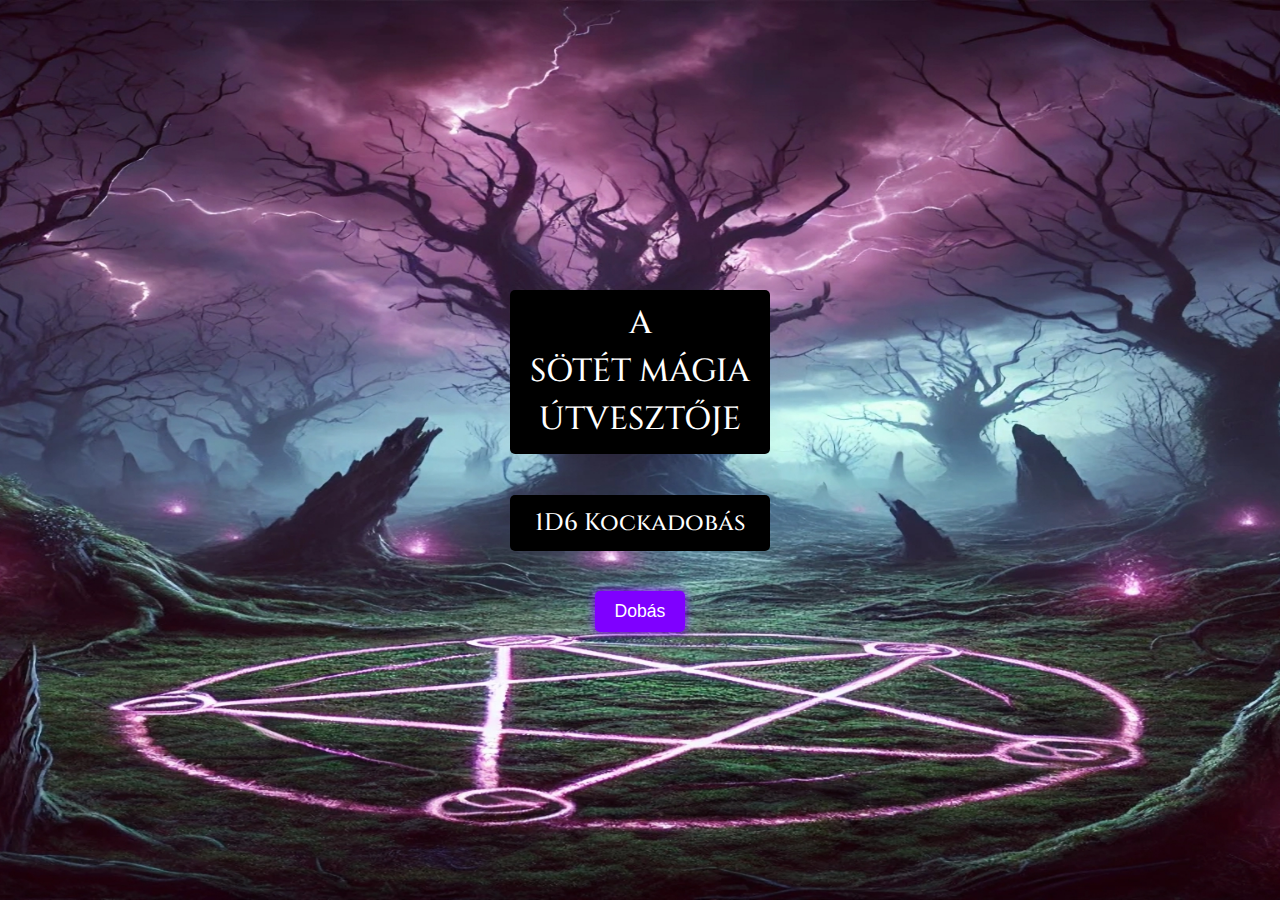
<file: onedice.html>
<!DOCTYPE html>
<html lang="hu">
<head>
    <title>1D6 Kockadobás</title>
    <meta charset="UTF-8">
    <link href="https://fonts.googleapis.com/css2?family=Cinzel:wght@400;700&display=swap" rel="stylesheet">
    <meta name="viewport" content="width=device-width, initial-scale=1.0">
    <style>
        body {
            font-family: 'Cinzel', serif;
            background-image: url('images/background.jpg.jpg'); /* Az egyedi háttered */
            background-size: cover;
            background-position: center;
            background-repeat: no-repeat;
            color: #ffffff;
            margin: 0;
            padding: 0;
            display: flex;
            justify-content: center;
            align-items: center;
            min-height: 100vh;
            text-align: center;
        }

        h1 {
            font-family: 'Cinzel', serif;
            font-weight: 500;
            color: white;
            background-color: black;
            display: inline-block;
            padding: 10px 20px;
            border-radius: 5px;
            line-height: 1.5;
            word-wrap: break-word;
        }

        h2 {
            font-family: 'Cinzel', serif;
            font-weight: 500;
            color: white;
            background-color: black;
            display: block;
            padding: 10px 20px;
            border-radius: 5px;
            line-height: 1.5;
            word-wrap: break-word;
        }
        
        button {
            padding: 10px 20px;
            margin-top: 20px;
            background-color: #7f00ff;
            color: white;
            border: none;
            border-radius: 5px;
            font-size: 1.1rem;
            cursor: pointer;
            box-shadow: 0 0 10px #7f00ff;
        }

        button:hover {
            background-color: #a020f0;
            transform: scale(1.1);
        }

        .dice-results img {
            width: 80px;
            height: 80px;
            margin-top: 20px;
        }
    </style>
</head>
<body>
    <div>
        <h1>
            A<br>
            SÖTÉT MÁGIA<br>
            ÚTVESZTŐJE
        </h1>

        <!-- Dobókockás funkció -->
        <h2>1D6 Kockadobás</h2>
        <button onclick="rollDice()">Dobás</button>
        <div class="dice-results" id="dice-images"></div>
    </div>

    <script>
        function rollDice() {
            const diceImages = {
                1: 'images/d1.png',
                2: 'images/d2.png',
                3: 'images/d3.png',
                4: 'images/d4.png',
                5: 'images/d5.png',
                6: 'images/d6.png'
            };

            const diceContainer = document.getElementById('dice-images');
            diceContainer.innerHTML = ''; // Előző kép törlése

            // 1D6 dobás
            const roll = Math.floor(Math.random() * 6) + 1;
            const img = document.createElement('img');
            img.src = diceImages[roll];
            img.alt = `Kocka: ${roll}`;
            diceContainer.appendChild(img);
        }
    </script>
</body>
</html>
</file>
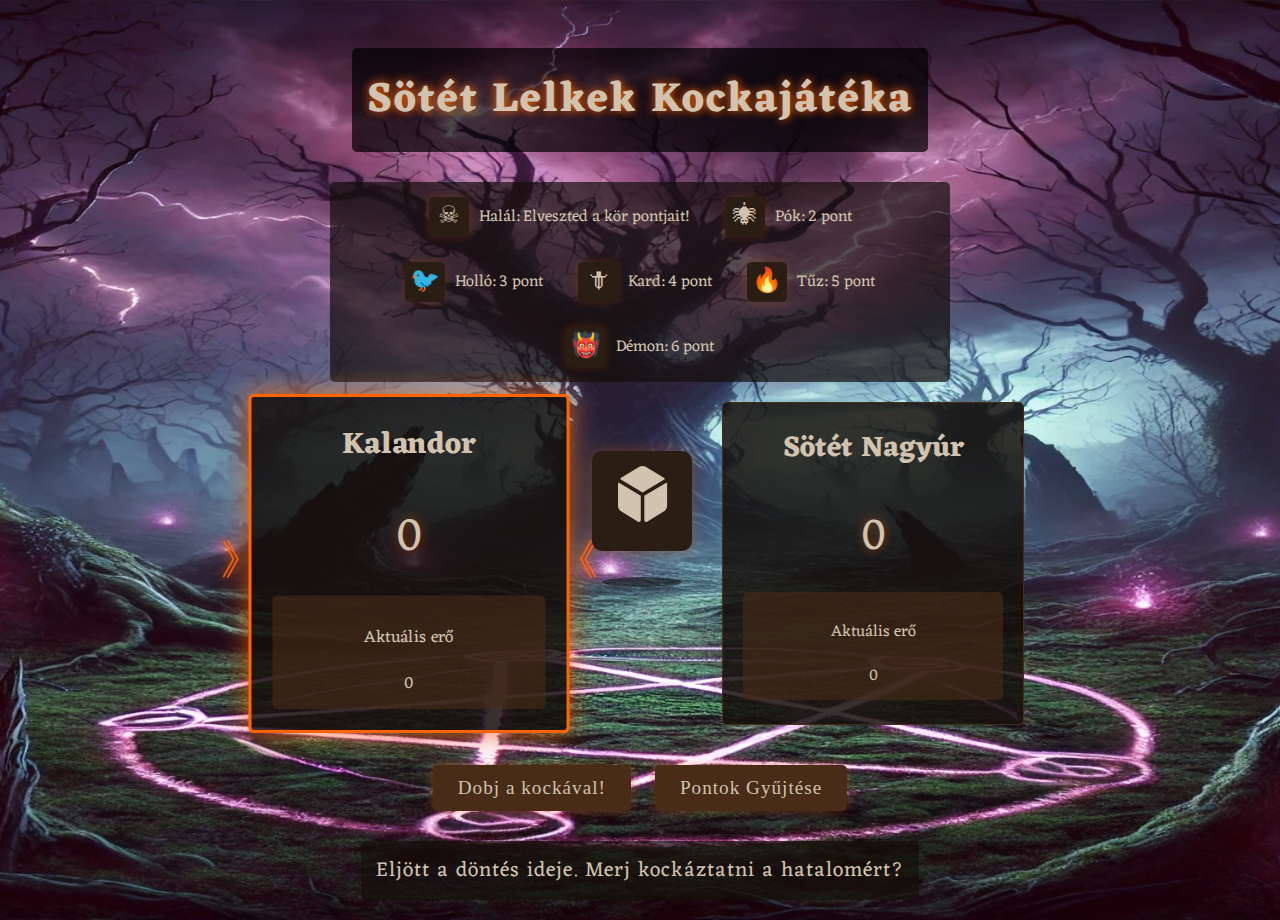
<file: pig.html>
<!DOCTYPE html>
<html lang="hu">
<head>
  <meta charset="UTF-8">
  <title>Sötét Lelkek Kockajátéka</title>
  <link href="https://fonts.googleapis.com/css2?family=Eczar:wght@400..800&display=swap" rel="stylesheet">
  <link rel="stylesheet" href="https://cdnjs.cloudflare.com/ajax/libs/font-awesome/6.0.0/css/all.min.css">
  <style>
    body {
      font-family: "Eczar", serif;
      background-image: url('images/background.jpg.jpg');
      background-size: cover;
      background-position: center;
      color: #d1c3af;
      margin: 0;
      padding: 20px;
      text-align: center;
      background-color: #0c0c0c;
    }
    h1 {
      font-size: 2.6rem;
      margin-bottom: 10px;
      background-color: rgba(0, 0, 0, 0.7);
      padding: 15px;
      border-radius: 5px;
      display: inline-block;
      text-shadow: 0 0 10px #ff6400;
      letter-spacing: 2px;
    }
    #gameArea {
      display: flex;
      justify-content: center;
      flex-wrap: wrap;
      gap: 30px;
      margin: 20px 0;
    }
    .player-section {
      background-color: rgba(20, 14, 10, 0.85);
      padding: 20px;
      border-radius: 5px;
      min-width: 260px;
      border: 1px solid #482c17;
      transition: all 0.3s ease;
      position: relative;
    }
    .active-player {
      border: 3px solid #ff6400;
      box-shadow: 0 0 25px rgba(255, 100, 0, 0.7);
      transform: scale(1.05);
      z-index: 2;
    }
    .active-player::before {
      content: "》";
      position: absolute;
      left: -30px;
      top: 50%;
      transform: translateY(-50%);
      font-size: 2.5rem;
      color: #ff6400;
      text-shadow: 0 0 10px #ff6400;
      animation: pulse 1.5s infinite;
    }
    .active-player::after {
      content: "《";
      position: absolute;
      right: -30px;
      top: 50%;
      transform: translateY(-50%);
      font-size: 2.5rem;
      color: #ff6400;
      text-shadow: 0 0 10px #ff6400;
      animation: pulse 1.5s infinite;
    }
    @keyframes pulse {
      0% { opacity: 0.7; }
      50% { opacity: 1; }
      100% { opacity: 0.7; }
    }
    h2 {
      margin-top: 0;
      font-size: 1.8rem;
      color: #d1c3af;
    }
    .score {
      font-size: 2.8rem;
      margin: 15px 0;
      text-shadow: 0 0 10px rgba(255, 100, 0, 0.5);
    }
    .current-box {
      background-color: rgba(72, 44, 23, 0.6);
      padding: 10px;
      border-radius: 5px;
      margin-top: 15px;
    }
    .dice-container {
      position: relative;
      margin: 40px 0;
      height: 130px;
    }
    .dice {
      font-size: 4rem;
      position: relative;
      z-index: 2;
      transition: transform 0.3s ease-out;
    }
    .dice-shadow {
      position: absolute;
      width: 80px;
      height: 10px;
      background: rgba(0,0,0,0.5);
      border-radius: 50%;
      bottom: -15px;
      left: 50%;
      transform: translateX(-50%);
      z-index: 1;
      transition: all 0.3s ease-out;
    }
    .dice-roll {
      animation: rollDice 0.8s ease-out;
    }
    @keyframes rollDice {
      0% { transform: rotateY(0deg) rotateX(0deg); }
      50% { transform: rotateY(720deg) rotateX(360deg); }
      100% { transform: rotateY(1440deg) rotateX(720deg); }
    }
    .dice-symbol {
      display: inline-block;
      width: 100px;
      height: 100px;
      line-height: 100px;
      background-color: #291d14;
      border-radius: 10px;
      box-shadow: 0 0 15px rgba(255, 100, 0, 0.3);
      color: #d1c3af;
      font-size: 3.5rem;
    }
    #controls {
      margin-top: 30px;
    }
    button {
      font-family: 'Uncial Antiqua', serif;
      font-size: 1.2rem;
      padding: 12px 25px;
      margin: 10px;
      border-radius: 5px;
      border: none;
      cursor: pointer;
      background-color: #482c17;
      color: #d1c3af;
      box-shadow: 0 0 10px rgba(255, 100, 0, 0.3);
      transition: all 0.3s;
      letter-spacing: 1px;
    }
    button:hover {
      background-color: #5a381f;
      transform: scale(1.05);
      box-shadow: 0 0 15px rgba(255, 100, 0, 0.5);
    }
    #result {
      font-size: 1.3rem;
      background-color: rgba(20, 14, 10, 0.7);
      padding: 15px;
      border-radius: 5px;
      display: inline-block;
      margin-top: 20px;
      max-width: 80%;
      letter-spacing: 1px;
      line-height: 1.4;
    }
    #resetContainer {
      display: none;
      margin-top: 30px;
    }
    .winner {
      color: #ff6400;
      font-weight: bold;
      text-shadow: 0 0 10px rgba(255, 100, 0, 0.7);
    }
    .symbol-legend {
      display: flex;
      justify-content: center;
      flex-wrap: wrap;
      gap: 15px;
      margin: 20px 0;
      background-color: rgba(20, 14, 10, 0.7);
      padding: 10px;
      border-radius: 5px;
      max-width: 600px;
      margin-left: auto;
      margin-right: auto;
    }
    .symbol-item {
      display: flex;
      align-items: center;
      margin: 5px 10px;
    }
    .small-symbol {
      font-size: 1.5rem;
      margin-right: 10px;
      width: 40px;
      height: 40px;
      display: flex;
      align-items: center;
      justify-content: center;
      background-color: #291d14;
      border-radius: 5px;
      box-shadow: 0 0 8px rgba(255, 100, 0, 0.2);
    }
    .symbol-text {
      font-size: 1rem;
      text-align: left;
    }
  </style>
</head>
<body>

<h1>Sötét Lelkek Kockajátéka</h1>

<div class="symbol-legend">
  <div class="symbol-item">
    <div class="small-symbol">&#x2620;</div>
    <div class="symbol-text">Halál: Elveszted a kör pontjait!</div>
  </div>
  <div class="symbol-item">
    <div class="small-symbol">&#x1F577;</div>
    <div class="symbol-text">Pók: 2 pont</div>
  </div>
  <div class="symbol-item">
    <div class="small-symbol">&#x1F426;</div>
    <div class="symbol-text">Holló: 3 pont</div>
  </div>
  <div class="symbol-item">
    <div class="small-symbol">&#x1F5E1;</div>
    <div class="symbol-text">Kard: 4 pont</div>
  </div>
  <div class="symbol-item">
    <div class="small-symbol">&#x1F525;</div>
    <div class="symbol-text">Tűz: 5 pont</div>
  </div>
  <div class="symbol-item">
    <div class="small-symbol">&#x1F479;</div>
    <div class="symbol-text">Démon: 6 pont</div>
  </div>
</div>

<div id="gameArea">
  <div id="playerSection" class="player-section active-player">
    <h2>Kalandor</h2>
    <div class="score" id="playerTotalScore">0</div>
    <div class="current-box">
      <p>Aktuális erő</p>
      <div id="playerCurrentScore">0</div>
    </div>
  </div>
  
  <div id="diceSection">
    <div class="dice-container">
      <div id="dice" class="dice">
        <div class="dice-symbol"><i class="fas fa-dice-d6"></i></div>
      </div>
      <div class="dice-shadow"></div>
    </div>
  </div>
  
  <div id="botSection" class="player-section">
    <h2>Sötét Nagyúr</h2>
    <div class="score" id="botTotalScore">0</div>
    <div class="current-box">
      <p>Aktuális erő</p>
      <div id="botCurrentScore">0</div>
    </div>
  </div>
</div>

<div id="controls">
  <button id="rollBtn" onclick="rollDice()">Dobj a kockával!</button>
  <button id="holdBtn" onclick="hold()">Pontok Gyűjtése</button>
</div>

<div id="result">Eljött a döntés ideje. Mersz kockáztatni a hatalomért?</div>

<div id="resetContainer">
  <button onclick="startGame()">Új Kihívás</button>
</div>

<script>
// Játék változók
let scores = [0, 0]; // [játékos, számítógép]
let currentScore = 0;
let activePlayer = 0; // 0 = játékos, 1 = számítógép
let gameActive = true;
let playerHistory = []; // Játékos korábbi döntéseinek követése
let gameRound = 0; // Játék körök száma

// Szimbólumok és értékek - unicode karakterek, cserélhetők saját ikonokra
const symbols = [
  { character: '&#x2620;', name: 'Halál', value: 1, effect: 'Elveszted a kör pontjait!' },
  { character: '&#x1F577;', name: 'Pók', value: 2, effect: '2 pont' },
  { character: '&#x1F426;', name: 'Holló', value: 3, effect: '3 pont' },
  { character: '&#x1F5E1;', name: 'Kard', value: 4, effect: '4 pont' },
  { character: '&#x1F525;', name: 'Tűz', value: 5, effect: '5 pont' },
  { character: '&#x1F479;', name: 'Démon', value: 6, effect: '6 pont' }
];

// Alapértelmezett kocka szimbólum
const defaultDiceSymbol = '<i class="fas fa-dice-d6"></i>';

// DOM elemek
const diceEl = document.getElementById('dice');
const playerSection = document.getElementById('playerSection');
const botSection = document.getElementById('botSection');
const resultEl = document.getElementById('result');

// Játék indítása
function startGame() {
  scores = [0, 0];
  currentScore = 0;
  activePlayer = 0;
  gameActive = true;
  playerHistory = [];
  gameRound = 0;
  
  // UI visszaállítása
  document.getElementById('playerTotalScore').textContent = '0';
  document.getElementById('botTotalScore').textContent = '0';
  document.getElementById('playerCurrentScore').textContent = '0';
  document.getElementById('botCurrentScore').textContent = '0';
  resetDice();
  resultEl.textContent = 'Eljött a döntés ideje. Merj kockáztatni a hatalomért?';
  document.getElementById('resetContainer').style.display = 'none';
  
  // Gombok engedélyezése
  document.getElementById('rollBtn').disabled = false;
  document.getElementById('holdBtn').disabled = false;
  
  // Aktív játékos kijelölése
  playerSection.classList.add('active-player');
  botSection.classList.remove('active-player');
}

// Kocka visszaállítása alapállapotba
function resetDice() {
  diceEl.querySelector('.dice-symbol').innerHTML = defaultDiceSymbol;
  diceEl.classList.remove('dice-roll');
}

// Kockadobás funkció
function rollDice() {
  if (!gameActive) return;
  
  // Ha a számítógép köre van, ne engedjük a játékosnak dobni
  if (activePlayer === 1) {
    displayMessage('A Sötét Nagyúr gyűjti erejét. Várj a sorodra, halandó!');
    return;
  }
  
  // Kockadobás animáció
  const diceValue = Math.floor(Math.random() * 6) + 1; // 1-6 közötti érték
  const symbol = symbols[diceValue-1]; // A megfelelő szimbólum
  
  // Kocka animáció
  diceEl.querySelector('.dice-symbol').innerHTML = symbol.character;
  diceEl.classList.remove('dice-roll');
  void diceEl.offsetWidth; // Trükk az animáció újraindításához
  diceEl.classList.add('dice-roll');
  
  // Játékos döntéseinek követése
  if (activePlayer === 0) {
    playerHistory.push({
      round: gameRound,
      action: 'roll',
      result: diceValue,
      currentScore: currentScore
    });
  }
  
  // Dobás feldolgozása
  if (diceValue !== 1) {
    // Hozzáadjuk a pontokat az aktuális körhöz
    currentScore += diceValue;
    document.getElementById(`${activePlayer === 0 ? 'player' : 'bot'}CurrentScore`).textContent = currentScore;
    displayMessage(`${symbol.name} szimbólumot dobtál! ${symbol.effect} Folytatod a sötét erők gyűjtését?`);
  } else {
    // Végzet (koponya) dobás - körpontok elvesztése
    displayMessage(`${symbol.name} szimbólumot dobtál! ${symbol.effect} A sötétség elragadta az erődet.`);
    currentScore = 0;
    document.getElementById(`${activePlayer === 0 ? 'player' : 'bot'}CurrentScore`).textContent = '0';
    
    // Játékos váltás
    setTimeout(switchPlayer, 3000);
  }
}

// Tartás funkció
function hold() {
  if (!gameActive || activePlayer === 1) return;
  
  // Játékos döntéseinek követése
  playerHistory.push({
    round: gameRound,
    action: 'hold',
    score: currentScore,
    totalScore: scores[activePlayer] + currentScore
  });
  
  // Kör pontjainak hozzáadása az összpontszámhoz
  scores[activePlayer] += currentScore;
  document.getElementById(`${activePlayer === 0 ? 'player' : 'bot'}TotalScore`).textContent = scores[activePlayer];
  
  // Győzelem ellenőrzése
  if (scores[activePlayer] >= 100) {
    gameWon();
    return;
  }
  
  displayMessage('Bölcsen döntöttél, megőrizted a szerzett hatalmadat. A Sötét Nagyúr következik.');
  
  // Játékos váltás
  setTimeout(switchPlayer, 3000);
}

// Játékos váltás
function switchPlayer() {
  currentScore = 0;
  document.getElementById(`${activePlayer === 0 ? 'player' : 'bot'}CurrentScore`).textContent = '0';
  activePlayer = activePlayer === 0 ? 1 : 0;
  gameRound++;
  
  // Kocka visszaállítása alapállapotba
  resetDice();
  
  // Aktív játékos vizuális jelölése
  playerSection.classList.toggle('active-player');
  botSection.classList.toggle('active-player');
  
  // Ha a számítógép következik
  if (activePlayer === 1) {
    displayMessage('A Sötét Nagyúr megidézi a káosz erőit...');
    setTimeout(botTurn, 3000);
  } else {
    displayMessage('Te következel! Mersz kockáztatni a hatalomért?');
  }
}

// Számítógép köre
function botTurn() {
  if (!gameActive) return;
  
  // Fejlettebb stratégia a bot számára
  botStrategy();
}

// Bot intelligens stratégiája
function botStrategy() {
  // Különböző tényezők, amelyek befolyásolják a bot döntését
  const scoreDifference = scores[0] - scores[1]; // Negatív, ha a bot vezet
  const playerCloseToWin = scores[0] >= 70; // Játékos közel van a győzelemhez
  const botCloseToWin = scores[1] >= 70; // Bot közel van a győzelemhez
  
  // Különböző bot stratégiák a körülményektől függően
  const botThink = setTimeout(function botThinking() {
    // Kockadobás
    const diceValue = Math.floor(Math.random() * 6) + 1;
    const symbol = symbols[diceValue-1]; // A megfelelő szimbólum
    
    // Kocka animáció
    diceEl.querySelector('.dice-symbol').innerHTML = symbol.character;
    diceEl.classList.remove('dice-roll');
    void diceEl.offsetWidth; // Trükk az animáció újraindításához
    diceEl.classList.add('dice-roll');
    
    // Dobás eredményének feldolgozása
    if (diceValue !== 1) {
      currentScore += diceValue;
      document.getElementById('botCurrentScore').textContent = currentScore;
      displayMessage(`A Sötét Nagyúr ${symbol.name} szimbólumot idézett meg! ${symbol.effect}`);
      
      // A bot döntési stratégiája a további dobásról
      
      // 1. Ha a bot dobása elég a győzelemhez, akkor tartja
      if (scores[1] + currentScore >= 100) {
        setTimeout(() => holdBot("Győzelemre készül..."), 3000);
        return;
      }
      
      // 2. Ha nagy az előnye és alacsony a kockázat, konzervatívabb
      if (scoreDifference < -30 && currentScore >= 15) {
        setTimeout(() => holdBot("Kíméletlenül gyűjti az erőt."), 3000);
        return;
      }
      
      // 3. Ha hátránya van, nagyobb kockázatot vállal
      if (scoreDifference > 20) {
        // Ha jelentős a hátránya, nagyobb kockázatot vállal
        const riskThreshold = Math.min(25, Math.floor(scoreDifference / 2));
        if (currentScore < riskThreshold) {
          setTimeout(botThinking, 3000);
          return;
        }
      }
      
      // 4. Ha a játékos közel van a győzelemhez, a bot nagyobb kockázatot vállal
      if (playerCloseToWin && !botCloseToWin) {
        const riskThreshold = Math.min(30, 70 + (scores[0] - scores[1]) / 2);
        if (currentScore < riskThreshold && diceValue >= 4) {
          setTimeout(botThinking, 3000);
          return;
        }
      }
      
      // 5. A bot elemzi a játékos korábbi döntéseit
      if (playerHistory.length > 5) {
        const playerRiskiness = analyzePlayerRiskiness();
        
        // Ha a játékos kockázatvállaló, a bot konzervatívabb lesz
        if (playerRiskiness > 0.7 && currentScore >= 15) {
          setTimeout(() => holdBot("Figyeli stratégiádat..."), 3000);
          return;
        }
        
        // Ha a játékos konzervatív, a bot nagyobb kockázatot vállal
        if (playerRiskiness < 0.3 && currentScore < 20) {
          setTimeout(botThinking, 3000);
          return;
        }
      }
      
      // 6. Alapértelmezett stratégia: értékeli a dobás értékét és az eddigi pontokat
      const baseThreshold = 18; // Alap küszöbérték
      const valueBonus = diceValue >= 5 ? 5 : 0; // Bónusz a magasabb dobásért
      const riskAdjustment = Math.floor(Math.random() * 5); // Véletlenszerű tényező
      
      const adjustedThreshold = baseThreshold + valueBonus + riskAdjustment;
      
      if (currentScore < adjustedThreshold) {
        // Folytatja a dobást
        setTimeout(botThinking, 3000);
      } else {
        // Tartja a pontokat
        setTimeout(() => holdBot("Elégedett a gyűjtött erővel."), 3000);
      }
    } else {
      // Végzet dobás - elveszti a kör pontjait
      displayMessage('A Sötét Nagyúr is aláveti magát a végzetnek! Az erejét elnyelte a halál.');
      currentScore = 0;
      document.getElementById('botCurrentScore').textContent = '0';
      setTimeout(switchPlayer, 3000);
    }
  }, 3000);
}

// Játékos kockázatvállalási hajlandóságának elemzése
function analyzePlayerRiskiness() {
  // Csak az utolsó 10 lépést vizsgáljuk
  const recentHistory = playerHistory.slice(-10);
  
  // Számoljuk a dobásokat tartásonként
  let totalRolls = 0;
  let holdCount = 0;
  
  recentHistory.forEach(action => {
    if (action.action === 'roll') totalRolls++;
    if (action.action === 'hold') holdCount++;
  });
  
  // Ha nincs elég adat, középértéket adunk vissza
  if (holdCount === 0) return 0.5;
  
  // Átlagos dobásszám tartásonként
  const averageRollsPerHold = totalRolls / holdCount;
  
  // Normalizálás 0-1 intervallumra (4+ dobás = nagyon kockázatvállaló)
  return Math.min(1, averageRollsPerHold / 4);
}

// Bot tartás funkció
function holdBot(reason) {
  displayMessage(`A Sötét Nagyúr magába zárja a megszerzett erőt. ${reason}`);
  scores[1] += currentScore;
  document.getElementById('botTotalScore').textContent = scores[1];
  
  // Győzelem ellenőrzése
  if (scores[1] >= 100) {
    gameWon();
    return;
  }
  
  setTimeout(switchPlayer, 3000);
}

// Játék megnyerése
function gameWon() {
  gameActive = false;
  if (activePlayer === 0) {
    resultEl.innerHTML = `<span class="winner">Győzelem! Legyőzted a Sötét Nagyurat ${scores[activePlayer]} pont erejével!</span>`;
  } else {
    resultEl.innerHTML = `<span class="winner">A Sötét Nagyúr elpusztította a világodat ${scores[activePlayer]} pont erejével! Elbukott a küldetésed.</span>`;
  }
  document.getElementById('resetContainer').style.display = 'block';
  
  // Gombok letiltása
  document.getElementById('rollBtn').disabled = true;
  document.getElementById('holdBtn').disabled = true;
}

// Üzenet megjelenítése
function displayMessage(message) {
  resultEl.textContent = message;
}

// Játék indítása
startGame();
</script>

</body>
</html>
</file>
<file: styles.css>
body {
    font-family: Arial, sans-serif;
    background-image: url('images/background.jpg.jpg'); /* Az egyedi képed elérési útja */
    background-size: cover; /* A kép kitölti a teljes képernyőt */
    background-position: center; /* Középre igazítás */
    background-repeat: no-repeat; /* Nem ismétlődik */
    color: #ffffff;
    margin: 0;
    padding: 0;
    display: flex;
    justify-content: center;
    align-items: center;
    min-height: 100vh;
}

@media (max-width: 768px) {
    h1 {
        font-size: 1.5rem; /* Kisebb betűméret */
        padding: 10px 15px; /* Csökkentett padding */
        max-width: 90%; /* Igazodik a képernyő szélességéhez */
    }

    .puzzle-box {
        width: 90%;
        padding: 15px;
        margin: auto;
    }

    input, button {
        font-size: 1rem;
        padding: 10px;
        width: 100%;
    }
}


h1 {
    font-family: 'Cinzel', serif;
    font-weight: 500;
    color: white;
    text-align: center;
    max-width: 300px; /* Szövegmező maximális szélessége */
    margin: auto; /* Középre igazítás */
    background-color: black;
    display: inline-block;
    padding: 10px 20px;
    border-radius: 5px;
    line-height: 1.5; /* Sortávolság */
    word-wrap: break-word; /* Automatikus sortörés */
}

.container {
    background-image: url('images/box-background.jpg'); /* Pentagramma háttér */
    background-size: cover; /* A kép kitölti a hátteret */
    background-position: center; /* A kép középre igazítása */
    background-repeat: no-repeat; /* Nem ismétlődő háttér */
    border-radius: 10px; /* Lekerekített sarkok (ha szükséges) */
    padding: 20px;
    box-shadow: 0 0 20px rgba(127, 0, 255, 0.5); /* Varázslatos árnyék */
    color: #ffffff; /* Fehér szöveg */
    text-align: center; /* Középre igazítás */
}


.puzzle-box {
    background-color: #1a1a1a; /* Fekete háttér */
    border-radius: 10px; /* Lekerekített sarkok */
    padding: 20px;
    box-shadow: 0 0 20px rgba(127, 0, 255, 0.5); /* Varázslatos árnyék */
    color: #ffffff; /* Fehér szöveg */
    text-align: center; /* Középre igazítás */
}



input {
    width: calc(100% - 40px); /* A teljes doboz szélességét kitölti, a padding miatt csökkentve */
    padding: 10px;
    margin: 10px 0; /* Egyenletes margók */
    border: 2px solid #7f00ff; /* Misztikus lila keret */
    border-radius: 5px;
    background-color: #1a1a1a; /* Sötét háttér */
    color: white; /* Szöveg fehér */
    font-size: 1.1rem;
    box-shadow: 0 0 10px #7f00ff; /* Ragyogó hatás */
}

button {
    width: calc(100% - 40px); /* Igazodik az input méretéhez */
    padding: 10px;
    margin-top: 10px;
    background-color: #7f00ff; /* Lila szín */
    color: white;
    border: none;
    border-radius: 5px;
    font-size: 1.1rem;
    cursor: pointer;
    box-shadow: 0 0 10px #7f00ff; /* Ragyogó hatás */
}


button:hover {
    background-color: #7f00ff; /* Hoverkor pirosas árnyalat */
    transform: scale(1.1); /* Enyhe nagyítás */
}


#result {
    margin-top: 1rem;
    padding: 1rem;
    border-radius: 5px;
}

.success {
    background-color: #4CAF50;
}

.error {
    background-color: #f44336;
}
</file>
